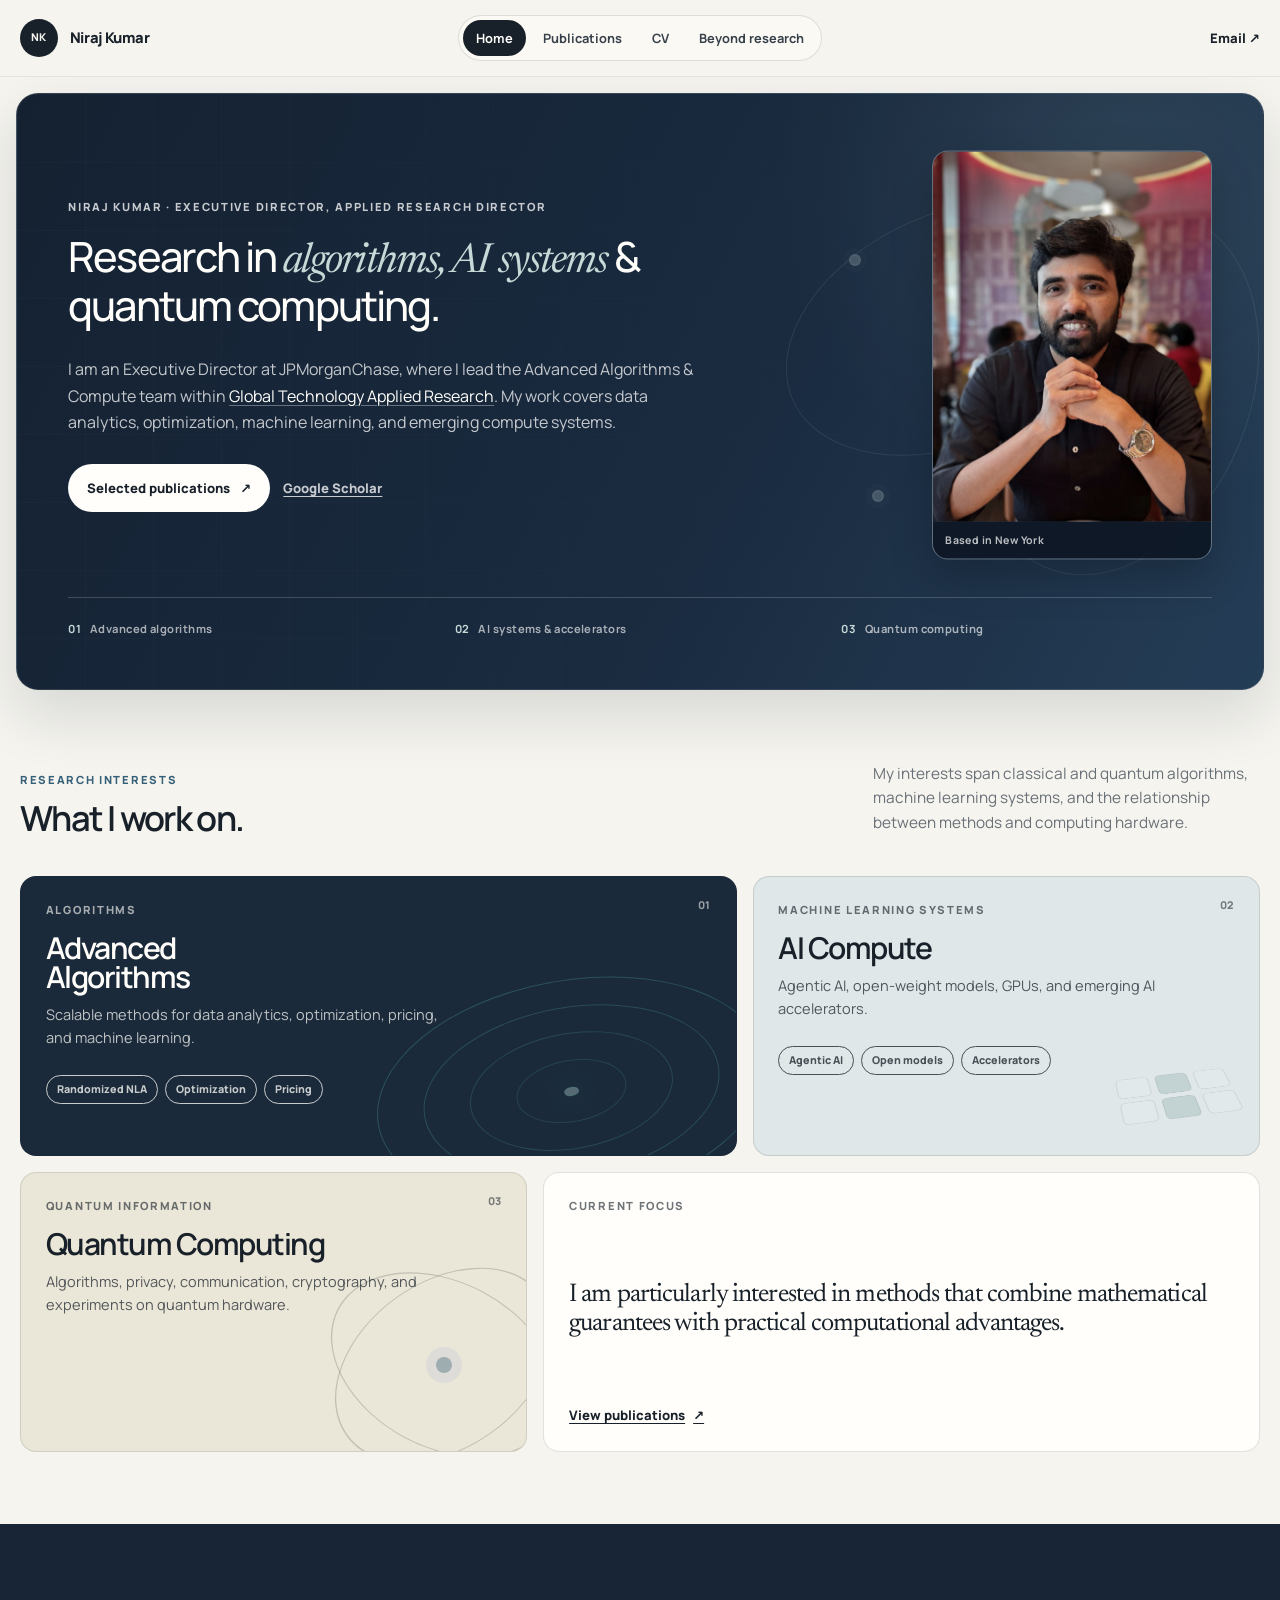
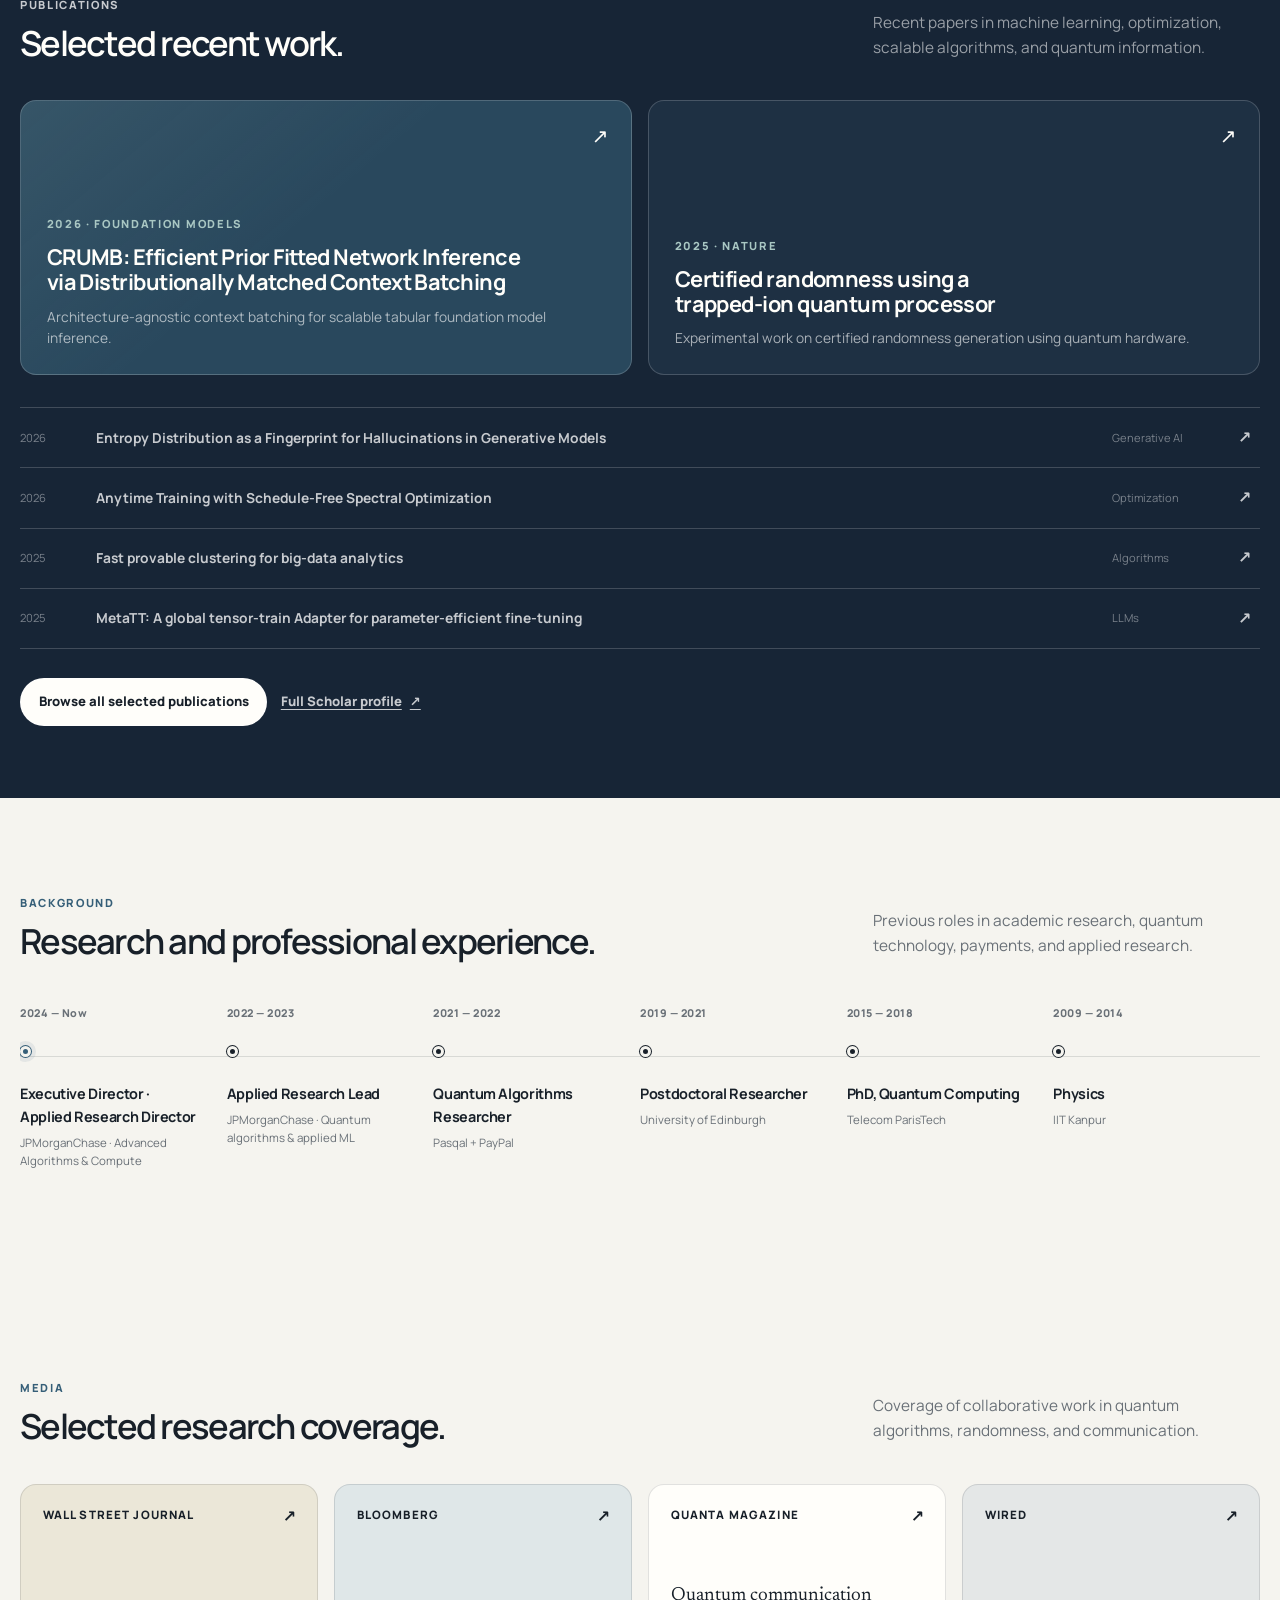
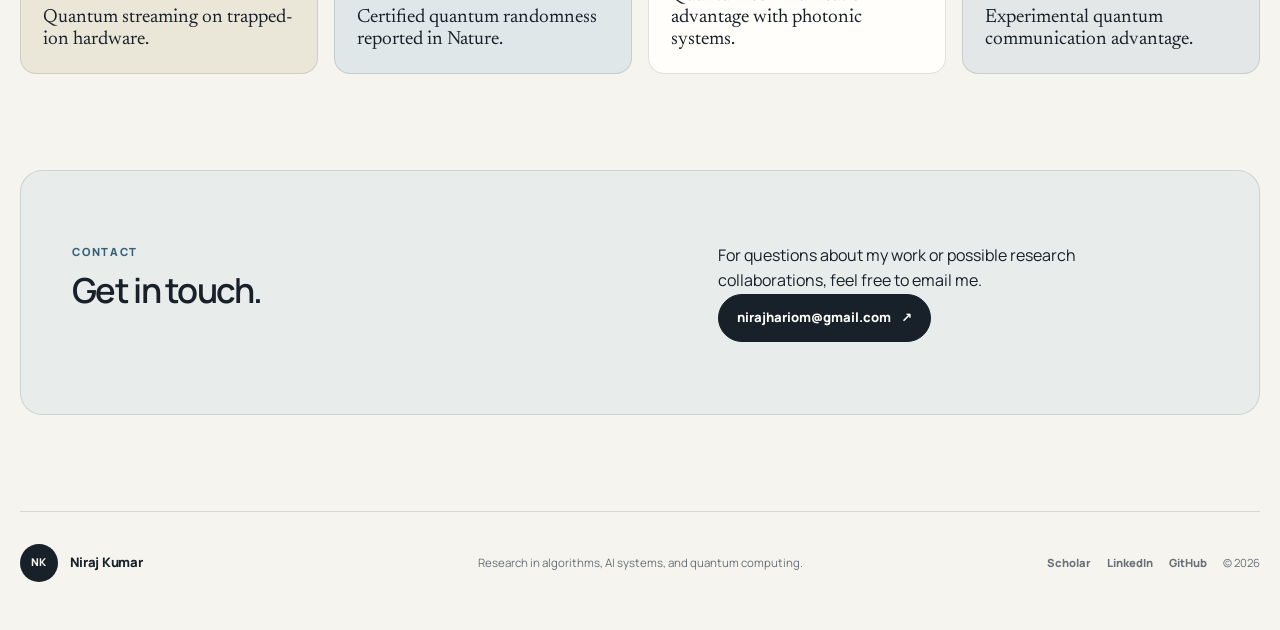
<file: index.html>
<!doctype html>
<html lang="en">
<head>
  <meta charset="utf-8">
  <meta name="viewport" content="width=device-width, initial-scale=1">

  <title>Niraj Kumar | Executive Director, Algorithms &amp; AI Research</title>
  <link rel="canonical" href="https://nirajkumar92.github.io/">
  <meta name="description" content="Niraj Kumar is an Executive Director at JPMorganChase leading research in advanced algorithms, machine learning, AI compute, and quantum computing.">
  <meta name="google-site-verification" content="pSe8TvhE9SYt-jB5X8OEEbvSDtp_xi95sggLkRnEEz4">

  <script type="application/ld+json">
  {
    "@context": "https://schema.org",
    "@type": "ProfilePage",
    "url": "https://nirajkumar92.github.io/",
    "name": "Niraj Kumar",
    "description": "Applied research in advanced algorithms, AI compute, optimization, and quantum computing.",
    "mainEntity": {
      "@type": "Person",
      "@id": "https://nirajkumar92.github.io/#niraj-kumar",
      "name": "Niraj Kumar",
      "url": "https://nirajkumar92.github.io/",
      "image": "https://nirajkumar92.github.io/assets/niraj-kumar-portrait-2026.jpg",
      "jobTitle": "Executive Director, Applied Research Director",
      "worksFor": {
        "@type": "Organization",
        "name": "JPMorganChase Global Technology Applied Research"
      },
      "hasCredential": {
        "@type": "EducationalOccupationalCredential",
        "credentialCategory": "PhD"
      },
      "sameAs": [
        "https://www.linkedin.com/in/nirajkumar92/",
        "https://scholar.google.com/citations?user=RTUHCCQAAAAJ&hl=en",
        "https://orcid.org/0000-0003-3037-1083",
        "https://github.com/nirajkumar92",
        "https://x.com/niraj_kum"
      ],
      "knowsAbout": [
        "advanced algorithms",
        "randomized numerical linear algebra",
        "machine learning",
        "large language models",
        "optimization",
        "AI accelerators",
        "quantum algorithms",
        "quantum communication"
      ]
    }
  }
  </script>

  <meta property="og:type" content="profile">
  <meta property="og:url" content="https://nirajkumar92.github.io/">
  <meta property="og:title" content="Niraj Kumar | Executive Director, Algorithms &amp; AI Research">
  <meta property="og:description" content="Research in advanced algorithms, machine learning, AI compute, and quantum computing.">
  <meta property="og:image" content="https://nirajkumar92.github.io/assets/og.png">
  <meta name="twitter:card" content="summary_large_image">
  <meta name="twitter:title" content="Niraj Kumar | Executive Director, Algorithms &amp; AI Research">
  <meta name="twitter:description" content="Research in advanced algorithms, machine learning, AI compute, and quantum computing.">
  <meta name="twitter:image" content="https://nirajkumar92.github.io/assets/og.png">

  <link rel="preconnect" href="https://fonts.googleapis.com">
  <link rel="preconnect" href="https://fonts.gstatic.com" crossorigin>
  <link href="https://fonts.googleapis.com/css2?family=Manrope:wght@400;500;600;700;800&amp;family=Newsreader:opsz,wght@6..72,400;6..72,500&amp;display=swap" rel="stylesheet">
  <link rel="stylesheet" href="/assets/style.css?v=20260829-7">
  <script src="/assets/site.js?v=20260829-1" defer></script>
</head>

<body class="home">
  <nav class="skip-links" aria-label="Skip links">
    <ul>
      <li><a href="#site-nav" class="screen-reader-shortcut">Skip to navigation</a></li>
      <li><a href="#main" class="screen-reader-shortcut">Skip to content</a></li>
      <li><a href="#footer" class="screen-reader-shortcut">Skip to footer</a></li>
    </ul>
  </nav>

  <header class="site-header">
    <nav id="site-nav" class="site-nav" aria-label="Primary">
      <a class="brand" href="/index.html" aria-label="Niraj Kumar home">
        <span class="brand-mark" aria-hidden="true">NK</span>
        <span>Niraj Kumar</span>
      </a>
      <ul class="nav-links">
        <li><a href="/index.html" aria-current="page">Home</a></li>
        <li><a href="/publications.html">Publications</a></li>
        <li><a href="/cv.html">CV</a></li>
        <li><a href="/misc.html">Beyond research</a></li>
      </ul>
      <a class="nav-contact" href="mailto:nirajhariom@gmail.com">Email <span aria-hidden="true">↗</span></a>
    </nav>
  </header>

  <main id="main">
    <section class="hero section-wide" aria-labelledby="intro-title">
      <div class="hero-panel">
        <div class="hero-grid" aria-hidden="true"></div>
        <div class="hero-glow hero-glow-one" aria-hidden="true"></div>
        <div class="hero-glow hero-glow-two" aria-hidden="true"></div>

        <div class="hero-copy">
          <p class="eyebrow on-dark">Niraj Kumar <span>·</span> Executive Director, Applied Research Director</p>
          <h1 id="intro-title">Research in <em>algorithms, AI systems</em> &amp; quantum computing.</h1>
          <p class="hero-lede">
            I am an Executive Director at JPMorganChase, where I lead the Advanced Algorithms &amp; Compute team within
            <a href="https://www.jpmorganchase.com/about/technology/research/applied-research" target="_blank" rel="noopener">Global Technology Applied Research</a>.
            My work covers data analytics, optimization, machine learning, and emerging compute systems.
          </p>
          <div class="hero-actions">
            <a class="button light" href="/publications.html">Selected publications <span aria-hidden="true">↗</span></a>
            <a class="text-link on-dark" href="https://scholar.google.com/citations?user=RTUHCCQAAAAJ&amp;hl=en" target="_blank" rel="noopener">Google Scholar</a>
          </div>
        </div>

        <aside class="hero-portrait" aria-label="Profile summary">
          <div class="portrait-frame">
            <img src="assets/niraj-kumar-portrait-2026.jpg" alt="Portrait of Niraj Kumar" width="2304" height="3072" decoding="async" fetchpriority="high">
            <div class="portrait-caption">
              <span>Based in New York</span>
            </div>
          </div>
          <div class="signal-field" aria-hidden="true">
            <span class="signal-orbit orbit-one"></span>
            <span class="signal-orbit orbit-two"></span>
            <span class="signal-node node-one"></span>
            <span class="signal-node node-two"></span>
            <span class="signal-node node-three"></span>
            <span class="signal-label label-one">Algorithms</span>
            <span class="signal-label label-two">AI Compute</span>
            <span class="signal-label label-three">Quantum</span>
          </div>
        </aside>

        <div class="hero-footer" aria-label="Research themes">
          <span><b>01</b> Advanced algorithms</span>
          <span><b>02</b> AI systems &amp; accelerators</span>
          <span><b>03</b> Quantum computing</span>
        </div>
      </div>
    </section>

    <section class="section research-section" aria-labelledby="focus-title">
      <div class="section-heading">
        <div>
          <p class="eyebrow">Research interests</p>
          <h2 id="focus-title">What I work on.</h2>
        </div>
        <p>
          My interests span classical and quantum algorithms, machine learning systems, and the relationship between methods and computing hardware.
        </p>
      </div>

      <div class="research-grid">
        <article class="focus-panel panel-algorithms">
          <div class="panel-index">01</div>
          <div class="panel-copy">
            <p class="panel-label">Algorithms</p>
            <h3>Advanced<br>Algorithms</h3>
            <p>Scalable methods for data analytics, optimization, pricing, and machine learning.</p>
            <ul class="tag-list">
              <li>Randomized NLA</li>
              <li>Optimization</li>
              <li>Pricing</li>
            </ul>
          </div>
          <div class="algorithm-art" aria-hidden="true">
            <i></i><i></i><i></i><i></i><i></i>
          </div>
        </article>

        <article class="focus-panel panel-compute">
          <div class="panel-index">02</div>
          <div class="panel-copy">
            <p class="panel-label">Machine learning systems</p>
            <h3>AI Compute</h3>
            <p>Agentic AI, open-weight models, GPUs, and emerging AI accelerators.</p>
            <ul class="tag-list">
              <li>Agentic AI</li>
              <li>Open models</li>
              <li>Accelerators</li>
            </ul>
          </div>
          <div class="compute-art" aria-hidden="true">
            <span></span><span></span><span></span><span></span><span></span><span></span>
          </div>
        </article>

        <article class="focus-panel panel-quantum">
          <div class="panel-index">03</div>
          <div class="panel-copy">
            <p class="panel-label">Quantum information</p>
            <h3>Quantum Computing</h3>
            <p>Algorithms, privacy, communication, cryptography, and experiments on quantum hardware.</p>
          </div>
          <div class="quantum-art" aria-hidden="true">
            <span class="q-orbit q-one"></span>
            <span class="q-orbit q-two"></span>
            <span class="q-core"></span>
          </div>
        </article>

        <article class="focus-panel panel-principle">
          <p class="panel-label">Current focus</p>
          <blockquote>I am particularly interested in methods that combine mathematical guarantees with practical computational advantages.</blockquote>
          <a class="text-link" href="/publications.html">View publications <span aria-hidden="true">↗</span></a>
        </article>
      </div>
    </section>

    <section class="papers-band" aria-labelledby="papers-title">
      <div class="section papers-inner">
        <div class="section-heading on-dark-heading">
          <div>
            <p class="eyebrow on-dark">Publications</p>
            <h2 id="papers-title">Selected recent work.</h2>
          </div>
          <p>Recent papers in machine learning, optimization, scalable algorithms, and quantum information.</p>
        </div>

        <div class="featured-papers">
          <a class="featured-paper featured-paper-primary" href="https://arxiv.org/abs/2606.11473" target="_blank" rel="noopener">
            <span class="paper-meta">2026 · Foundation models</span>
            <h3>CRUMB: Efficient Prior Fitted Network Inference via Distributionally Matched Context Batching</h3>
            <p>Architecture-agnostic context batching for scalable tabular foundation model inference.</p>
            <span class="paper-arrow" aria-hidden="true">↗</span>
          </a>
          <a class="featured-paper" href="https://www.nature.com/articles/s41586-025-08737-1" target="_blank" rel="noopener">
            <span class="paper-meta">2025 · Nature</span>
            <h3>Certified randomness using a trapped-ion quantum processor</h3>
            <p>Experimental work on certified randomness generation using quantum hardware.</p>
            <span class="paper-arrow" aria-hidden="true">↗</span>
          </a>
        </div>

        <div class="paper-rows">
          <a href="https://arxiv.org/abs/2605.28264" target="_blank" rel="noopener">
            <span>2026</span><strong>Entropy Distribution as a Fingerprint for Hallucinations in Generative Models</strong><i>Generative AI</i><b aria-hidden="true">↗</b>
          </a>
          <a href="https://arxiv.org/abs/2605.23061" target="_blank" rel="noopener">
            <span>2026</span><strong>Anytime Training with Schedule-Free Spectral Optimization</strong><i>Optimization</i><b aria-hidden="true">↗</b>
          </a>
          <a href="https://arxiv.org/abs/2504.20982" target="_blank" rel="noopener">
            <span>2025</span><strong>Fast provable clustering for big-data analytics</strong><i>Algorithms</i><b aria-hidden="true">↗</b>
          </a>
          <a href="https://arxiv.org/abs/2506.09105" target="_blank" rel="noopener">
            <span>2025</span><strong>MetaTT: A global tensor-train Adapter for parameter-efficient fine-tuning</strong><i>LLMs</i><b aria-hidden="true">↗</b>
          </a>
        </div>

        <div class="button-row">
          <a class="button light" href="/publications.html">Browse all selected publications</a>
          <a class="text-link on-dark" href="https://scholar.google.com/citations?user=RTUHCCQAAAAJ&amp;hl=en" target="_blank" rel="noopener">Full Scholar profile <span aria-hidden="true">↗</span></a>
        </div>
      </div>
    </section>

    <section class="section journey-section" aria-labelledby="journey-title">
      <div class="section-heading">
        <div>
          <p class="eyebrow">Background</p>
          <h2 id="journey-title">Research and professional experience.</h2>
        </div>
        <p>Previous roles in academic research, quantum technology, payments, and applied research.</p>
      </div>

      <ol class="journey-track">
        <li class="journey-current">
          <time>2024 — Now</time>
          <span class="journey-dot" aria-hidden="true"></span>
          <div><h3>Executive Director · Applied Research Director</h3><p>JPMorganChase · Advanced Algorithms &amp; Compute</p></div>
        </li>
        <li>
          <time>2022 — 2023</time>
          <span class="journey-dot" aria-hidden="true"></span>
          <div><h3>Applied Research Lead</h3><p>JPMorganChase · Quantum algorithms &amp; applied ML</p></div>
        </li>
        <li>
          <time>2021 — 2022</time>
          <span class="journey-dot" aria-hidden="true"></span>
          <div><h3>Quantum Algorithms Researcher</h3><p>Pasqal + PayPal</p></div>
        </li>
        <li>
          <time>2019 — 2021</time>
          <span class="journey-dot" aria-hidden="true"></span>
          <div><h3>Postdoctoral Researcher</h3><p>University of Edinburgh</p></div>
        </li>
        <li>
          <time>2015 — 2018</time>
          <span class="journey-dot" aria-hidden="true"></span>
          <div><h3>PhD, Quantum Computing</h3><p>Telecom ParisTech</p></div>
        </li>
        <li>
          <time>2009 — 2014</time>
          <span class="journey-dot" aria-hidden="true"></span>
          <div><h3>Physics</h3><p>IIT Kanpur</p></div>
        </li>
      </ol>
    </section>

    <section class="section press-section" aria-labelledby="press-title">
      <div class="section-heading">
        <div>
          <p class="eyebrow">Media</p>
          <h2 id="press-title">Selected research coverage.</h2>
        </div>
        <p>Coverage of collaborative work in quantum algorithms, randomness, and communication.</p>
      </div>

      <div class="press-grid">
        <a class="press-tile tile-yellow" href="https://www.wsj.com/articles/the-next-big-quantum-computer-has-arrived-c1053c2a" target="_blank" rel="noopener">
          <span>Wall Street Journal</span><p>Quantum streaming on trapped-ion hardware.</p><b aria-hidden="true">↗</b>
        </a>
        <a class="press-tile tile-blue" href="https://www.bloomberg.com/news/articles/2025-03-26/jpmorgan-says-quantum-experiment-generated-truly-random-numbers" target="_blank" rel="noopener">
          <span>Bloomberg</span><p>Certified quantum randomness reported in Nature.</p><b aria-hidden="true">↗</b>
        </a>
        <a class="press-tile tile-ivory" href="https://www.quantamagazine.org/milestone-experiment-proves-quantum-communication-really-is-faster-20181219/" target="_blank" rel="noopener">
          <span>Quanta Magazine</span><p>Quantum communication advantage with photonic systems.</p><b aria-hidden="true">↗</b>
        </a>
        <a class="press-tile tile-dark" href="https://www.wired.com/story/its-not-a-myth-quantum-messages-really-can-travel-faster/" target="_blank" rel="noopener">
          <span>Wired</span><p>Experimental quantum communication advantage.</p><b aria-hidden="true">↗</b>
        </a>
      </div>
    </section>

    <section class="section contact-panel" aria-labelledby="contact-title">
      <div>
        <p class="eyebrow">Contact</p>
        <h2 id="contact-title">Get in touch.</h2>
      </div>
      <div class="contact-copy">
        <p>For questions about my work or possible research collaborations, feel free to email me.</p>
        <a class="button primary" href="mailto:nirajhariom@gmail.com">nirajhariom@gmail.com <span aria-hidden="true">↗</span></a>
      </div>
    </section>
  </main>

  <footer id="footer" class="page-footer">
    <a class="brand footer-brand" href="/index.html"><span class="brand-mark" aria-hidden="true">NK</span><span>Niraj Kumar</span></a>
    <p>Research in algorithms, AI systems, and quantum computing.</p>
    <div class="footer-links">
      <a href="https://scholar.google.com/citations?user=RTUHCCQAAAAJ&amp;hl=en" target="_blank" rel="noopener">Scholar</a>
      <a href="https://www.linkedin.com/in/nirajkumar92/" target="_blank" rel="noopener">LinkedIn</a>
      <a href="https://github.com/nirajkumar92" target="_blank" rel="noopener">GitHub</a>
      <span>© 2026</span>
    </div>
  </footer>
</body>
</html>
</file>
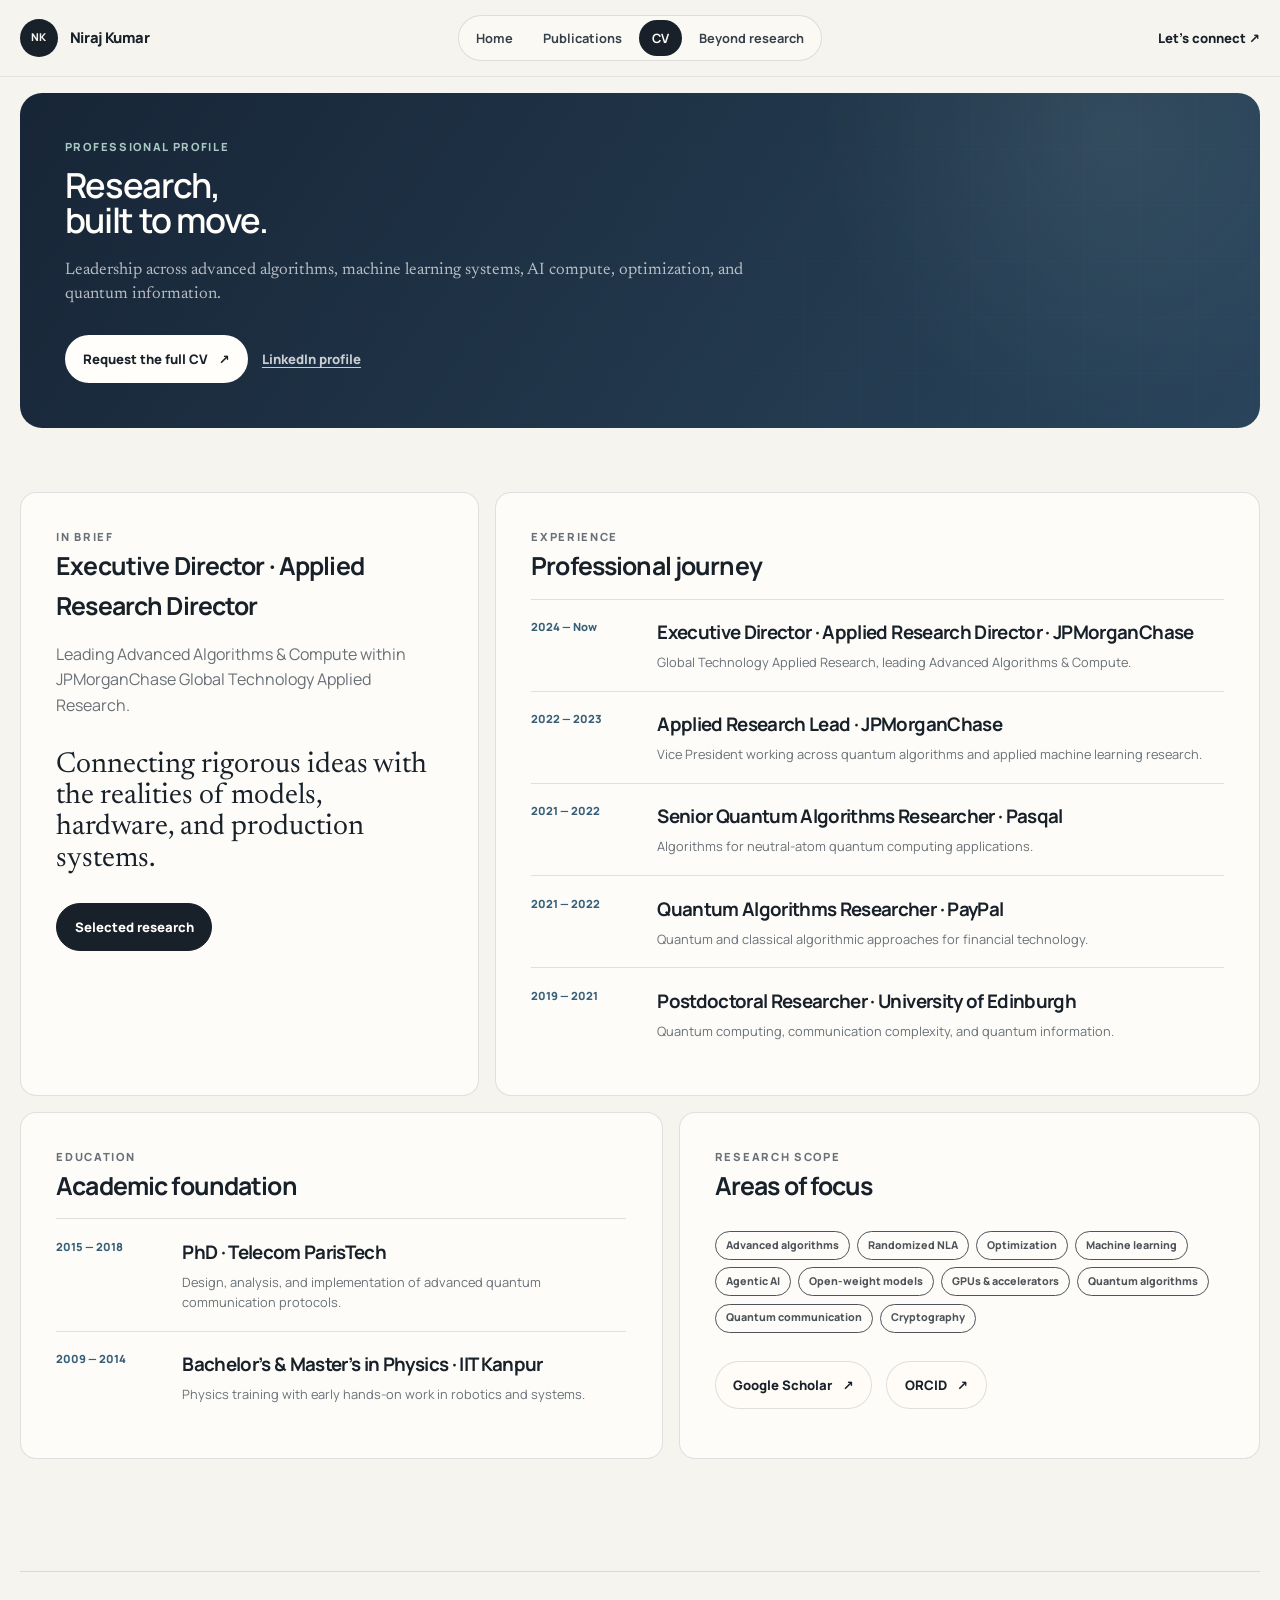
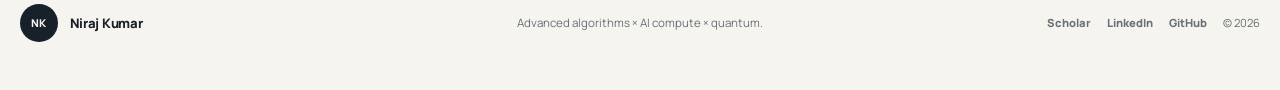
<file: cv.html>
<!doctype html>
<html lang="en">
<head>
  <meta charset="utf-8">
  <meta name="viewport" content="width=device-width, initial-scale=1">

  <title>CV | Niraj Kumar, Executive Director &amp; Researcher</title>
  <link rel="canonical" href="https://nirajkumar92.github.io/cv.html">
  <meta name="description" content="Professional profile for Niraj Kumar, Executive Director and Applied Research Director leading Advanced Algorithms and Compute.">

  <script type="application/ld+json">
  {
    "@context": "https://schema.org",
    "@type": "BreadcrumbList",
    "itemListElement": [
      { "@type": "ListItem", "position": 1, "name": "Home", "item": "https://nirajkumar92.github.io/" },
      { "@type": "ListItem", "position": 2, "name": "CV", "item": "https://nirajkumar92.github.io/cv.html" }
    ]
  }
  </script>

  <meta property="og:type" content="website">
  <meta property="og:url" content="https://nirajkumar92.github.io/cv.html">
  <meta property="og:title" content="CV | Niraj Kumar">
  <meta property="og:description" content="Applied research leadership across advanced algorithms, AI compute, optimization, and quantum computing.">
  <meta property="og:image" content="https://nirajkumar92.github.io/assets/og.png">
  <meta name="twitter:card" content="summary_large_image">
  <meta name="twitter:title" content="CV | Niraj Kumar">
  <meta name="twitter:description" content="Applied research leadership across advanced algorithms, AI compute, optimization, and quantum computing.">
  <meta name="twitter:image" content="https://nirajkumar92.github.io/assets/og.png">

  <link rel="preconnect" href="https://fonts.googleapis.com">
  <link rel="preconnect" href="https://fonts.gstatic.com" crossorigin>
  <link href="https://fonts.googleapis.com/css2?family=Manrope:wght@400;500;600;700;800&amp;family=Newsreader:opsz,wght@6..72,400;6..72,500&amp;display=swap" rel="stylesheet">
  <link rel="stylesheet" href="/assets/style.css?v=20260829-7">
  <script src="/assets/site.js?v=20260829-1" defer></script>
</head>

<body class="interior cv-page">
  <nav class="skip-links" aria-label="Skip links">
    <ul>
      <li><a href="#site-nav" class="screen-reader-shortcut">Skip to navigation</a></li>
      <li><a href="#main" class="screen-reader-shortcut">Skip to content</a></li>
      <li><a href="#footer" class="screen-reader-shortcut">Skip to footer</a></li>
    </ul>
  </nav>

  <header class="site-header">
    <nav id="site-nav" class="site-nav" aria-label="Primary">
      <a class="brand" href="/index.html" aria-label="Niraj Kumar home">
        <span class="brand-mark" aria-hidden="true">NK</span>
        <span>Niraj Kumar</span>
      </a>
      <ul class="nav-links">
        <li><a href="/index.html">Home</a></li>
        <li><a href="/publications.html">Publications</a></li>
        <li><a href="/cv.html" aria-current="page">CV</a></li>
        <li><a href="/misc.html">Beyond research</a></li>
      </ul>
      <a class="nav-contact" href="mailto:nirajhariom@gmail.com">Let’s connect <span aria-hidden="true">↗</span></a>
    </nav>
  </header>

  <main id="main">
    <section class="page-hero section">
      <p class="eyebrow">Professional profile</p>
      <h1>Research,<br>built to move.</h1>
      <p class="lede">
        Leadership across advanced algorithms, machine learning systems, AI compute, optimization, and quantum information.
      </p>
      <div class="button-row">
        <a class="button light" href="mailto:nirajhariom@gmail.com">Request the full CV <span aria-hidden="true">↗</span></a>
        <a class="text-link on-dark" href="https://www.linkedin.com/in/nirajkumar92/" target="_blank" rel="noopener">LinkedIn profile</a>
      </div>
    </section>

    <div class="page-shell">
      <div class="profile-grid">
        <aside class="info-card profile-summary">
          <p class="eyebrow">In brief</p>
          <h2>Executive Director · Applied Research Director</h2>
          <p>Leading Advanced Algorithms &amp; Compute within JPMorganChase Global Technology Applied Research.</p>
          <blockquote>Connecting rigorous ideas with the realities of models, hardware, and production systems.</blockquote>
          <div class="button-row">
            <a class="button primary" href="/publications.html">Selected research</a>
          </div>
        </aside>

        <section class="info-card" aria-labelledby="experience-title">
          <p class="eyebrow">Experience</p>
          <h2 id="experience-title">Professional journey</h2>
          <ol class="cv-list">
            <li>
              <time>2024 — Now</time>
              <div><h3>Executive Director · Applied Research Director · JPMorganChase</h3><p>Global Technology Applied Research, leading Advanced Algorithms &amp; Compute.</p></div>
            </li>
            <li>
              <time>2022 — 2023</time>
              <div><h3>Applied Research Lead · JPMorganChase</h3><p>Vice President working across quantum algorithms and applied machine learning research.</p></div>
            </li>
            <li>
              <time>2021 — 2022</time>
              <div><h3>Senior Quantum Algorithms Researcher · Pasqal</h3><p>Algorithms for neutral-atom quantum computing applications.</p></div>
            </li>
            <li>
              <time>2021 — 2022</time>
              <div><h3>Quantum Algorithms Researcher · PayPal</h3><p>Quantum and classical algorithmic approaches for financial technology.</p></div>
            </li>
            <li>
              <time>2019 — 2021</time>
              <div><h3>Postdoctoral Researcher · University of Edinburgh</h3><p>Quantum computing, communication complexity, and quantum information.</p></div>
            </li>
          </ol>
        </section>
      </div>

      <div class="profile-grid profile-grid-secondary">
        <section class="info-card">
          <p class="eyebrow">Education</p>
          <h2>Academic foundation</h2>
          <ol class="cv-list">
            <li>
              <time>2015 — 2018</time>
              <div><h3>PhD · Telecom ParisTech</h3><p>Design, analysis, and implementation of advanced quantum communication protocols.</p></div>
            </li>
            <li>
              <time>2009 — 2014</time>
              <div><h3>Bachelor’s &amp; Master’s in Physics · IIT Kanpur</h3><p>Physics training with early hands-on work in robotics and systems.</p></div>
            </li>
          </ol>
        </section>

        <section class="info-card">
          <p class="eyebrow">Research scope</p>
          <h2>Areas of focus</h2>
          <ul class="tag-list">
            <li>Advanced algorithms</li>
            <li>Randomized NLA</li>
            <li>Optimization</li>
            <li>Machine learning</li>
            <li>Agentic AI</li>
            <li>Open-weight models</li>
            <li>GPUs &amp; accelerators</li>
            <li>Quantum algorithms</li>
            <li>Quantum communication</li>
            <li>Cryptography</li>
          </ul>
          <div class="button-row">
            <a class="button" href="https://scholar.google.com/citations?user=RTUHCCQAAAAJ&amp;hl=en" target="_blank" rel="noopener">Google Scholar <span aria-hidden="true">↗</span></a>
            <a class="button" href="https://orcid.org/0000-0003-3037-1083" target="_blank" rel="noopener">ORCID <span aria-hidden="true">↗</span></a>
          </div>
        </section>
      </div>
    </div>
  </main>

  <footer id="footer" class="page-footer">
    <a class="brand footer-brand" href="/index.html"><span class="brand-mark" aria-hidden="true">NK</span><span>Niraj Kumar</span></a>
    <p>Advanced algorithms × AI compute × quantum.</p>
    <div class="footer-links">
      <a href="https://scholar.google.com/citations?user=RTUHCCQAAAAJ&amp;hl=en" target="_blank" rel="noopener">Scholar</a>
      <a href="https://www.linkedin.com/in/nirajkumar92/" target="_blank" rel="noopener">LinkedIn</a>
      <a href="https://github.com/nirajkumar92" target="_blank" rel="noopener">GitHub</a>
      <span>© 2026</span>
    </div>
  </footer>
</body>
</html>
</file>
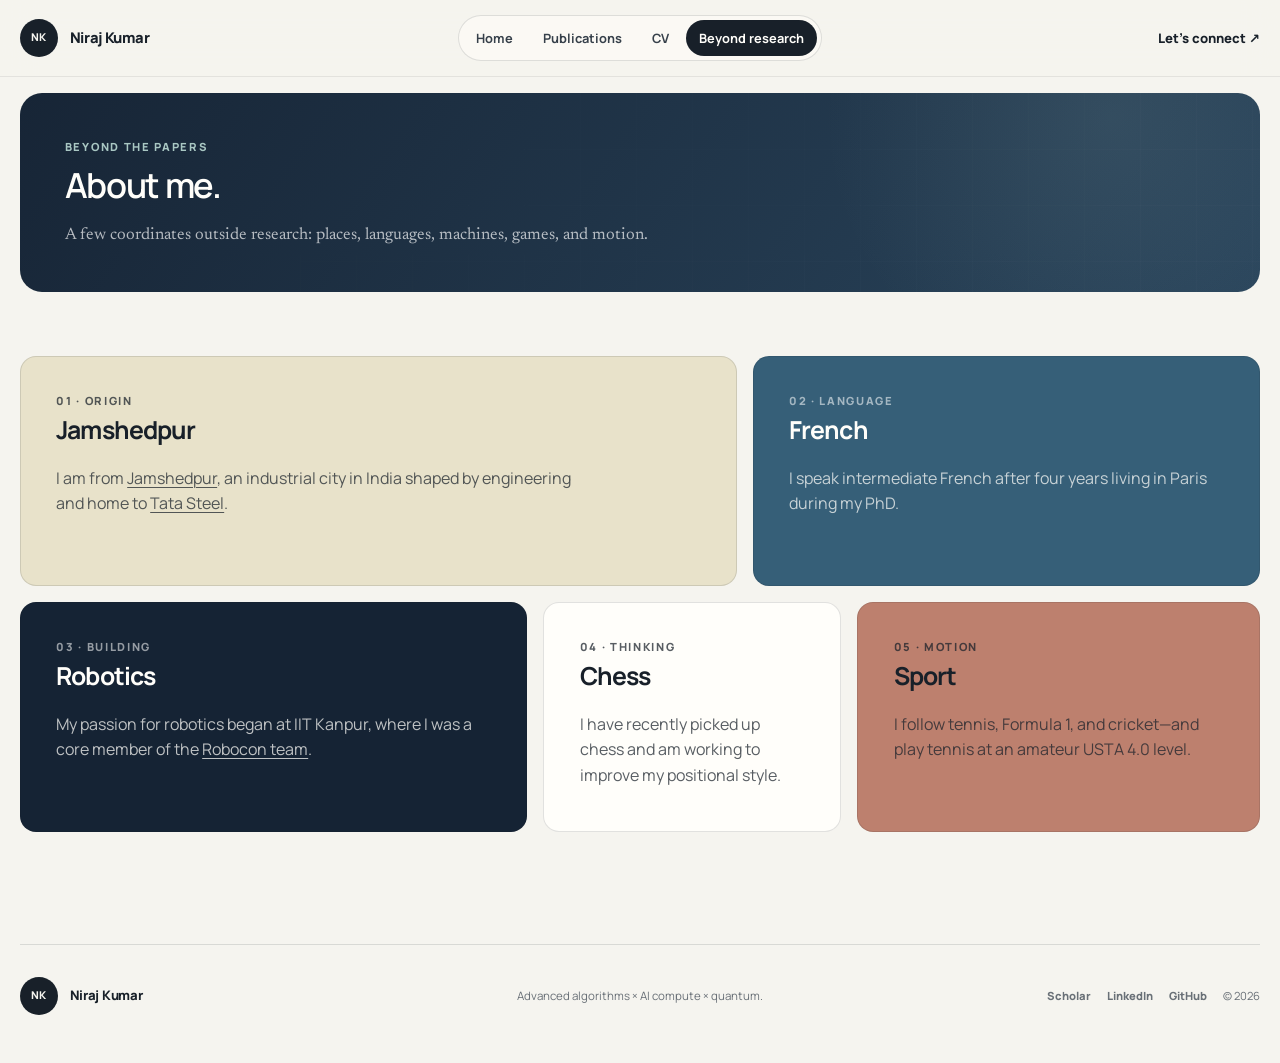
<file: misc.html>
<!doctype html>
<html lang="en">
<head>
  <meta charset="utf-8">
  <meta name="viewport" content="width=device-width, initial-scale=1">

  <title>Beyond Research | Niraj Kumar</title>
  <link rel="canonical" href="https://nirajkumar92.github.io/misc.html">
  <meta name="description" content="Places, languages, robotics, chess, and sports beyond Niraj Kumar's research work.">

  <script type="application/ld+json">
  {
    "@context": "https://schema.org",
    "@type": "BreadcrumbList",
    "itemListElement": [
      { "@type": "ListItem", "position": 1, "name": "Home", "item": "https://nirajkumar92.github.io/" },
      { "@type": "ListItem", "position": 2, "name": "Beyond Research", "item": "https://nirajkumar92.github.io/misc.html" }
    ]
  }
  </script>

  <meta property="og:type" content="website">
  <meta property="og:url" content="https://nirajkumar92.github.io/misc.html">
  <meta property="og:title" content="Beyond Research | Niraj Kumar">
  <meta property="og:description" content="Places, languages, robotics, chess, and sports beyond the papers.">
  <meta property="og:image" content="https://nirajkumar92.github.io/assets/og.png">
  <meta name="twitter:card" content="summary_large_image">
  <meta name="twitter:title" content="Beyond Research | Niraj Kumar">
  <meta name="twitter:description" content="Places, languages, robotics, chess, and sports beyond the papers.">
  <meta name="twitter:image" content="https://nirajkumar92.github.io/assets/og.png">

  <link rel="preconnect" href="https://fonts.googleapis.com">
  <link rel="preconnect" href="https://fonts.gstatic.com" crossorigin>
  <link href="https://fonts.googleapis.com/css2?family=Manrope:wght@400;500;600;700;800&amp;family=Newsreader:opsz,wght@6..72,400;6..72,500&amp;display=swap" rel="stylesheet">
  <link rel="stylesheet" href="/assets/style.css?v=20260829-7">
  <script src="/assets/site.js?v=20260829-1" defer></script>
</head>

<body class="interior misc-page">
  <nav class="skip-links" aria-label="Skip links">
    <ul>
      <li><a href="#site-nav" class="screen-reader-shortcut">Skip to navigation</a></li>
      <li><a href="#main" class="screen-reader-shortcut">Skip to content</a></li>
      <li><a href="#footer" class="screen-reader-shortcut">Skip to footer</a></li>
    </ul>
  </nav>

  <header class="site-header">
    <nav id="site-nav" class="site-nav" aria-label="Primary">
      <a class="brand" href="/index.html" aria-label="Niraj Kumar home">
        <span class="brand-mark" aria-hidden="true">NK</span>
        <span>Niraj Kumar</span>
      </a>
      <ul class="nav-links">
        <li><a href="/index.html">Home</a></li>
        <li><a href="/publications.html">Publications</a></li>
        <li><a href="/cv.html">CV</a></li>
        <li><a href="/misc.html" aria-current="page">Beyond research</a></li>
      </ul>
      <a class="nav-contact" href="mailto:nirajhariom@gmail.com">Let’s connect <span aria-hidden="true">↗</span></a>
    </nav>
  </header>

  <main id="main">
    <section class="page-hero section">
      <p class="eyebrow">Beyond the papers</p>
      <h1>About me.</h1>
      <p class="lede">A few coordinates outside research: places, languages, machines, games, and motion.</p>
    </section>

    <div class="page-shell">
      <div class="misc-grid">
        <article class="info-card misc-card">
          <p class="eyebrow">01 · Origin</p>
          <h2>Jamshedpur</h2>
          <p>
            I am from <a href="https://en.wikipedia.org/wiki/Jamshedpur" target="_blank" rel="noopener">Jamshedpur</a>,
            an industrial city in India shaped by engineering and home to
            <a href="https://en.wikipedia.org/wiki/Tata_Steel" target="_blank" rel="noopener">Tata Steel</a>.
          </p>
        </article>

        <article class="info-card misc-card">
          <p class="eyebrow on-dark">02 · Language</p>
          <h2>French</h2>
          <p>I speak intermediate French after four years living in Paris during my PhD.</p>
        </article>

        <article class="info-card misc-card">
          <p class="eyebrow on-dark">03 · Building</p>
          <h2>Robotics</h2>
          <p>
            My passion for robotics began at IIT Kanpur, where I was a core member of the
            <a href="https://en.wikipedia.org/wiki/Robocon_India" target="_blank" rel="noopener">Robocon team</a>.
          </p>
        </article>

        <article class="info-card misc-card">
          <p class="eyebrow">04 · Thinking</p>
          <h2>Chess</h2>
          <p>I have recently picked up chess and am working to improve my positional style.</p>
        </article>

        <article class="info-card misc-card">
          <p class="eyebrow">05 · Motion</p>
          <h2>Sport</h2>
          <p>I follow tennis, Formula 1, and cricket—and play tennis at an amateur USTA 4.0 level.</p>
        </article>
      </div>
    </div>
  </main>

  <footer id="footer" class="page-footer">
    <a class="brand footer-brand" href="/index.html"><span class="brand-mark" aria-hidden="true">NK</span><span>Niraj Kumar</span></a>
    <p>Advanced algorithms × AI compute × quantum.</p>
    <div class="footer-links">
      <a href="https://scholar.google.com/citations?user=RTUHCCQAAAAJ&amp;hl=en" target="_blank" rel="noopener">Scholar</a>
      <a href="https://www.linkedin.com/in/nirajkumar92/" target="_blank" rel="noopener">LinkedIn</a>
      <a href="https://github.com/nirajkumar92" target="_blank" rel="noopener">GitHub</a>
      <span>© 2026</span>
    </div>
  </footer>
</body>
</html>
</file>
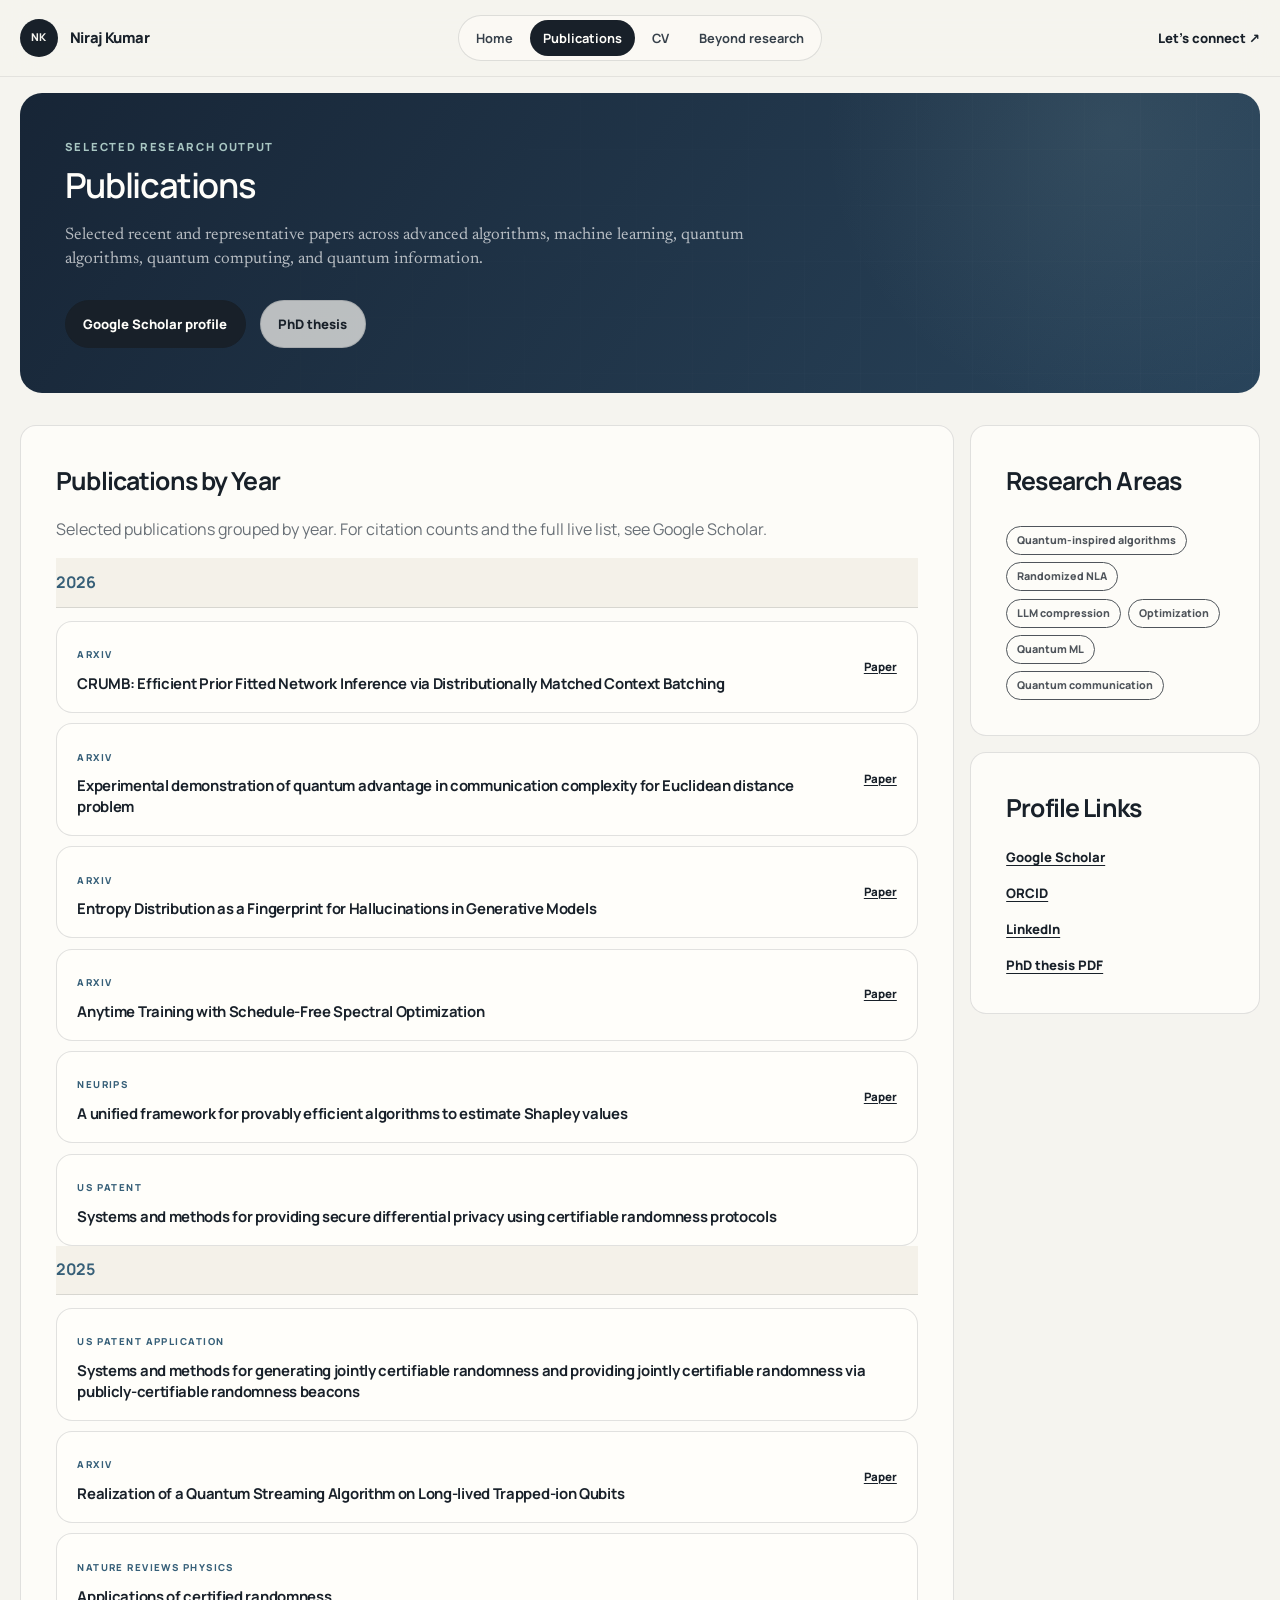
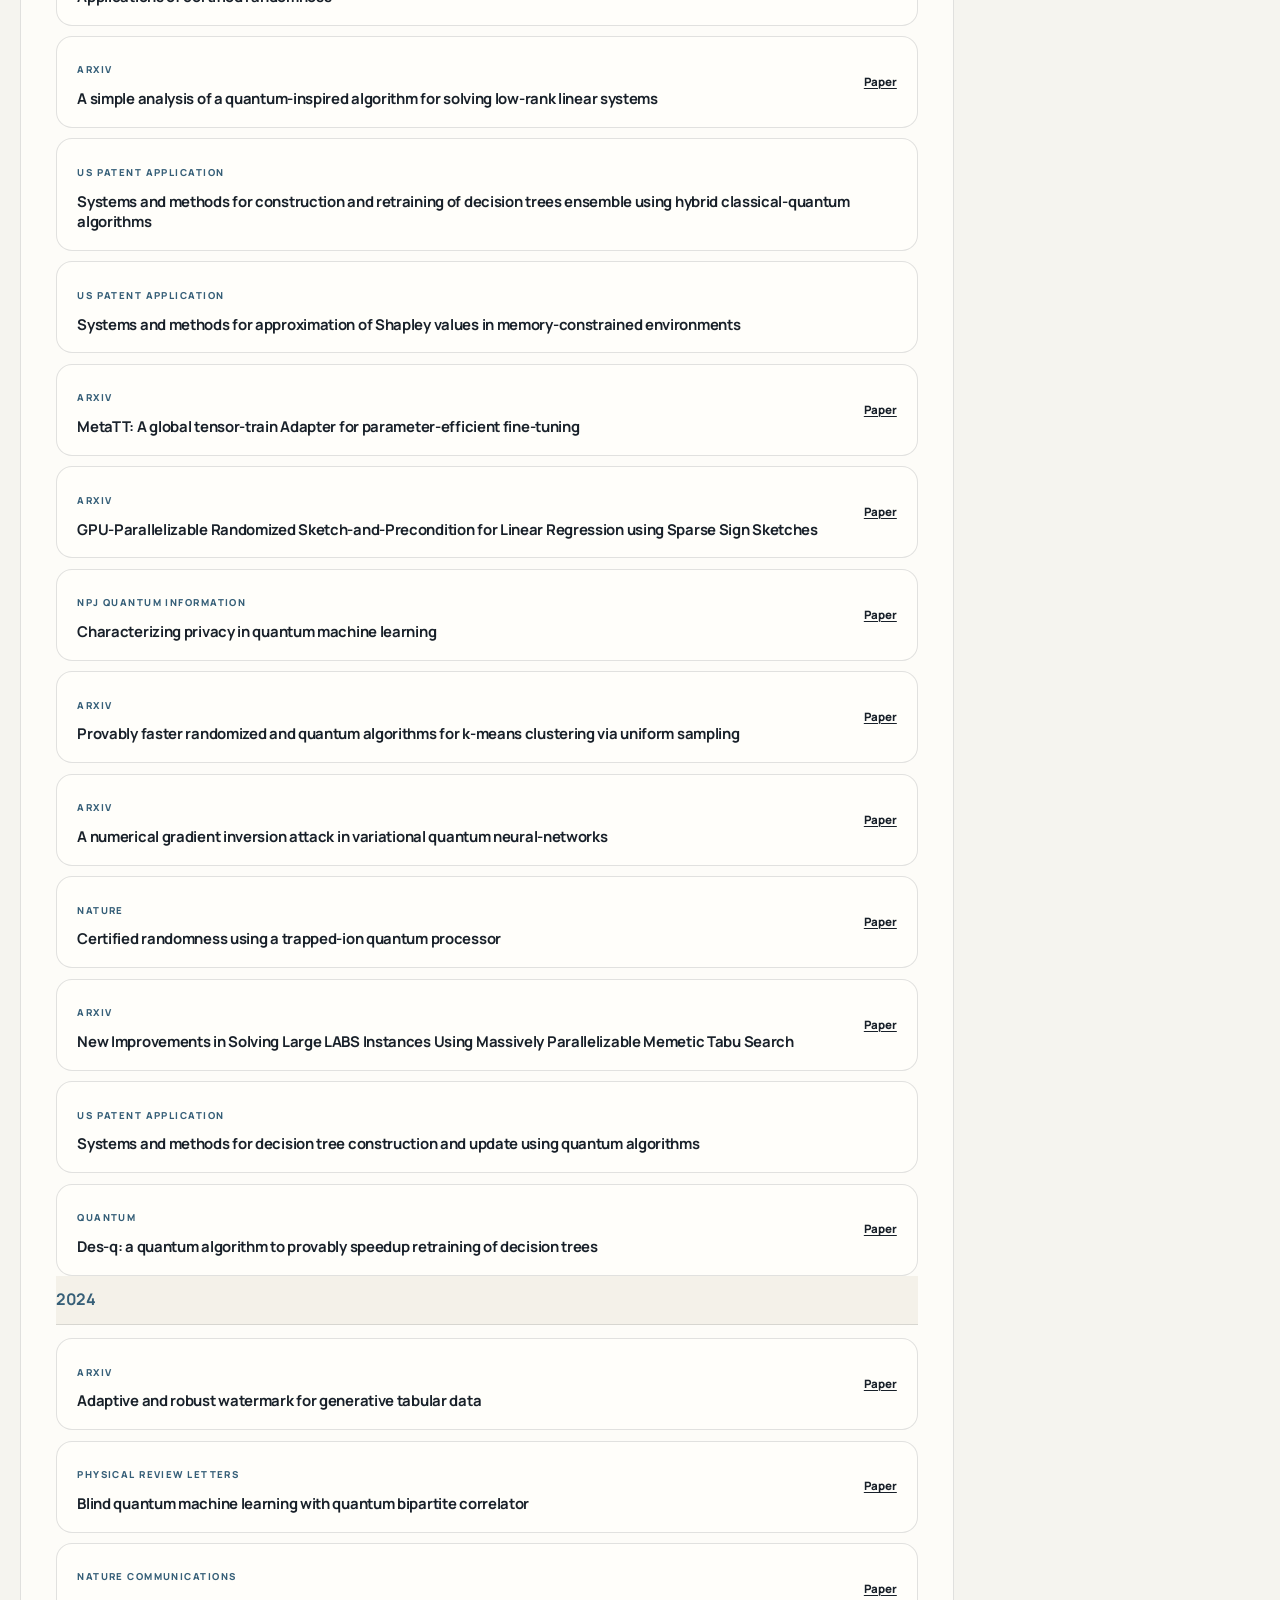
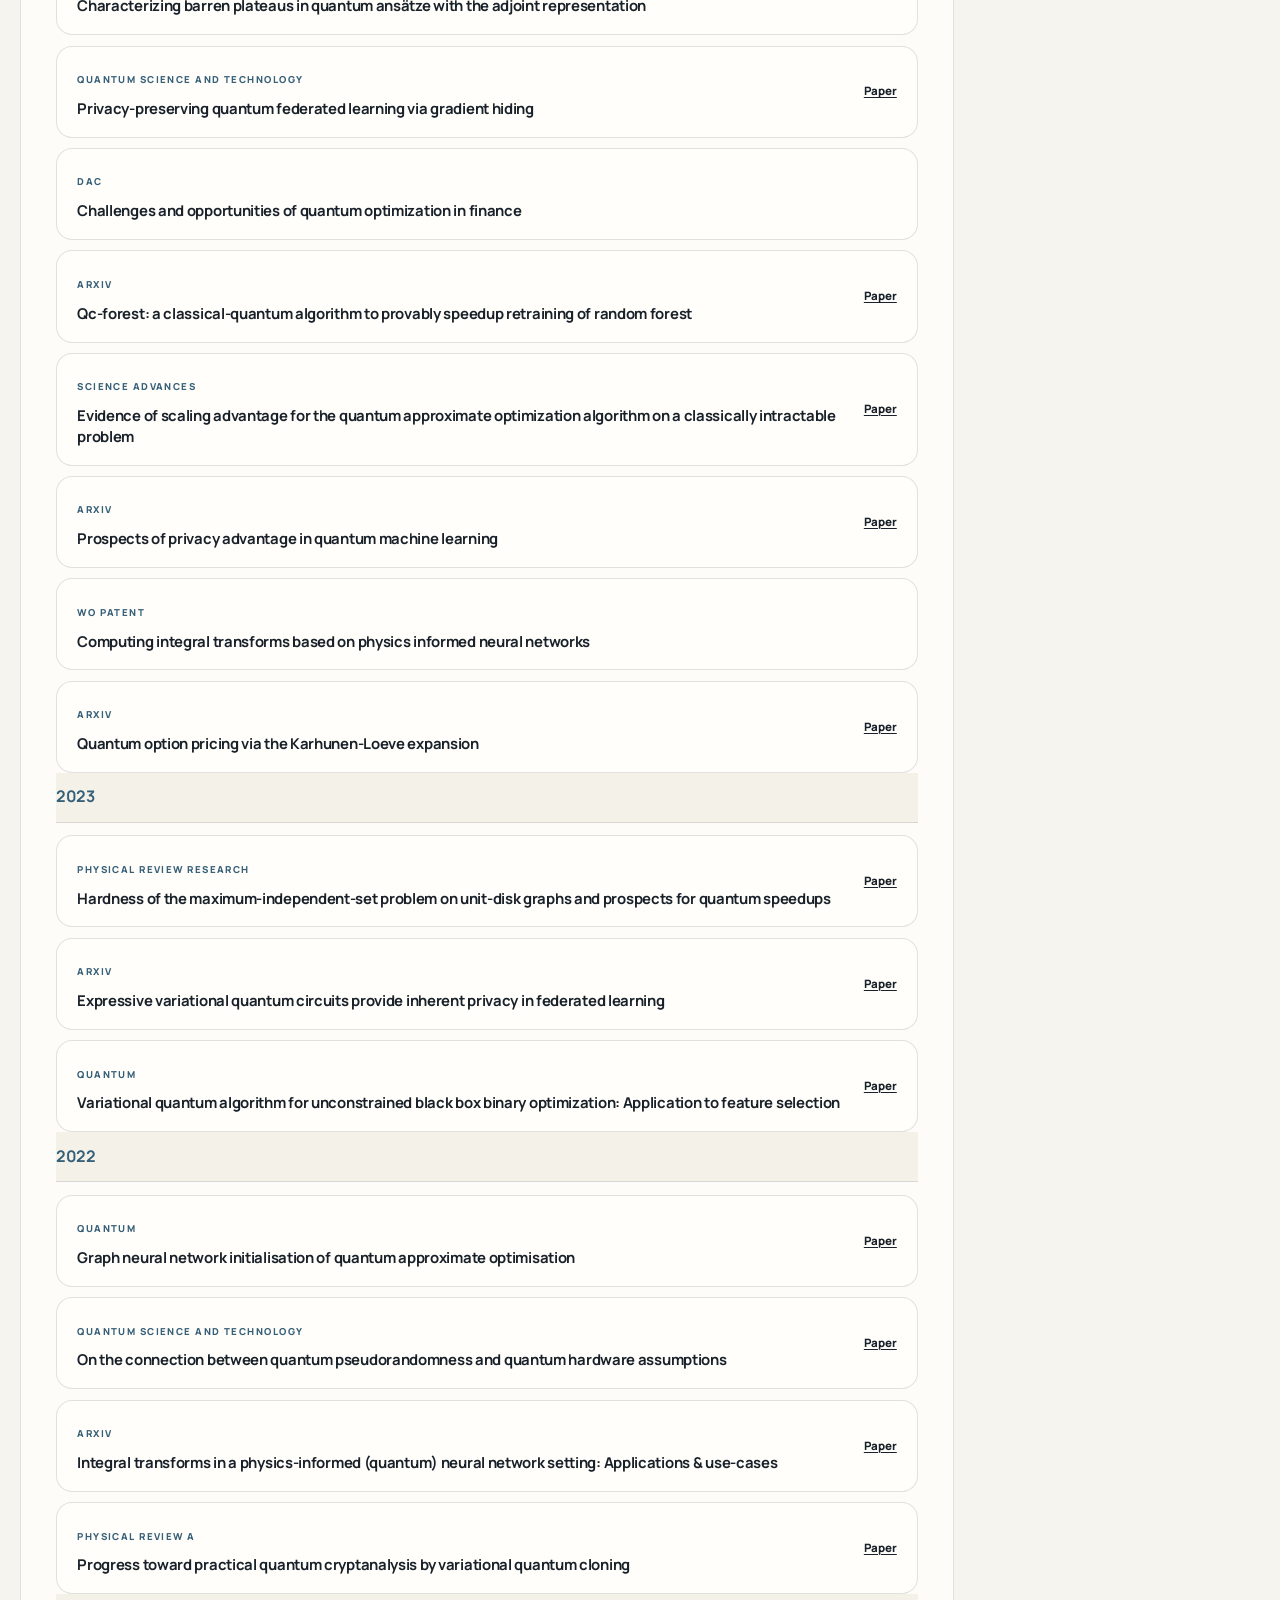
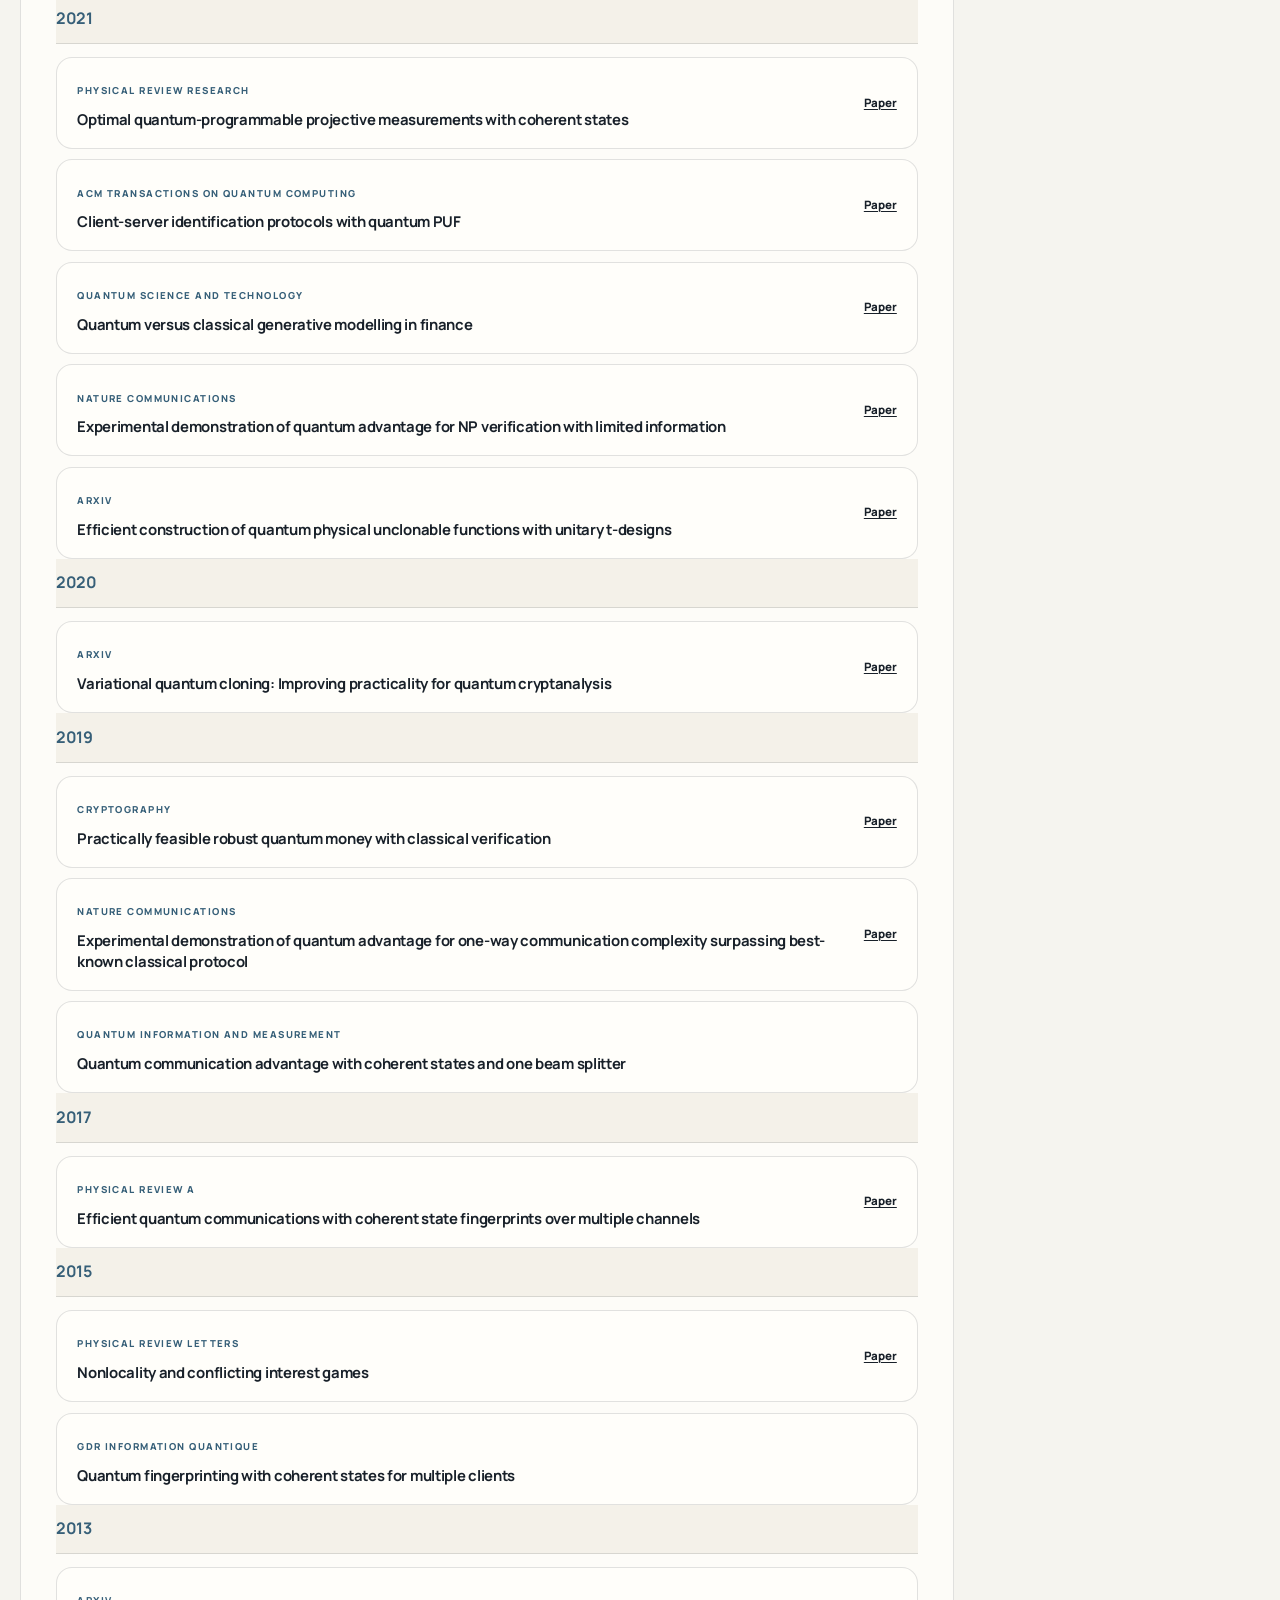
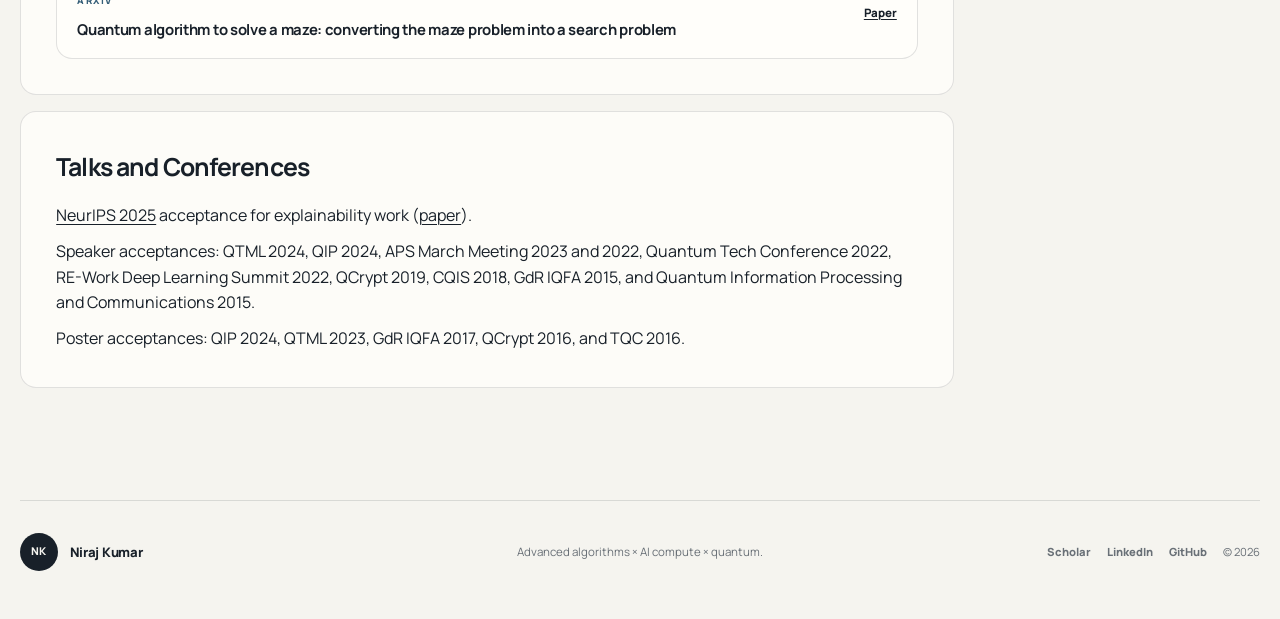
<file: publications.html>
<!doctype html>
<html lang="en">
<head>
  <meta charset="utf-8">
  <meta name="viewport" content="width=device-width, initial-scale=1">

  <title>Publications in Algorithms, AI &amp; Quantum | Niraj Kumar</title>
  <link rel="canonical" href="https://nirajkumar92.github.io/publications.html">
  <meta name="description" content="Selected publications by Niraj Kumar in advanced algorithms, machine learning, optimization, AI compute, and quantum computing.">

  <script type="application/ld+json">
  {
    "@context": "https://schema.org",
    "@type": "BreadcrumbList",
    "itemListElement": [
      { "@type": "ListItem", "position": 1, "name": "Home", "item": "https://nirajkumar92.github.io/" },
      { "@type": "ListItem", "position": 2, "name": "Publications", "item": "https://nirajkumar92.github.io/publications.html" }
    ]
  }
  </script>

  <meta property="og:type" content="website">
  <meta property="og:url" content="https://nirajkumar92.github.io/publications.html">
  <meta property="og:title" content="Publications | Niraj Kumar">
  <meta property="og:description" content="Selected publications in advanced algorithms, machine learning, optimization, AI compute, and quantum computing.">
  <meta property="og:image" content="https://nirajkumar92.github.io/assets/og.png">
  <meta name="twitter:card" content="summary_large_image">
  <meta name="twitter:title" content="Publications | Niraj Kumar">
  <meta name="twitter:description" content="Selected publications in advanced algorithms, machine learning, optimization, AI compute, and quantum computing.">
  <meta name="twitter:url" content="https://nirajkumar92.github.io/publications.html">
  <meta name="twitter:image" content="https://nirajkumar92.github.io/assets/og.png">

  <link rel="preconnect" href="https://fonts.googleapis.com">
  <link rel="preconnect" href="https://fonts.gstatic.com" crossorigin>
  <link href="https://fonts.googleapis.com/css2?family=Manrope:wght@400;500;600;700;800&amp;family=Newsreader:opsz,wght@6..72,400;6..72,500&amp;display=swap" rel="stylesheet">
  <link rel="stylesheet" href="/assets/style.css?v=20260829-7">
  <script src="/assets/site.js?v=20260829-1" defer></script>
</head>

<body class="interior publications-page">
  <nav class="skip-links" aria-label="Skip links">
    <ul>
      <li><a href="#site-nav" class="screen-reader-shortcut">Skip to navigation</a></li>
      <li><a href="#main" class="screen-reader-shortcut">Skip to content</a></li>
      <li><a href="#footer" class="screen-reader-shortcut">Skip to footer</a></li>
    </ul>
  </nav>

  <header class="site-header">
    <nav id="site-nav" class="site-nav" aria-label="Primary">
      <a class="brand" href="/index.html" aria-label="Niraj Kumar home">
        <span class="brand-mark" aria-hidden="true">NK</span>
        <span>Niraj Kumar</span>
      </a>
      <ul class="nav-links">
        <li><a href="/index.html">Home</a></li>
        <li><a href="/publications.html" aria-current="page">Publications</a></li>
        <li><a href="/cv.html">CV</a></li>
        <li><a href="/misc.html">Beyond research</a></li>
      </ul>
      <a class="nav-contact" href="mailto:nirajhariom@gmail.com">Let’s connect <span aria-hidden="true">↗</span></a>
    </nav>
  </header>

  <main id="main">
    <section class="page-hero section">
      <p class="eyebrow">Selected research output</p>
      <h1>Publications</h1>
      <p class="lede">
        Selected recent and representative papers across advanced algorithms, machine learning,
        quantum algorithms, quantum computing, and quantum information.
      </p>
      <div class="button-row">
        <a class="button primary" href="https://scholar.google.com/citations?user=RTUHCCQAAAAJ&amp;hl=en" target="_blank" rel="noopener">Google Scholar profile</a>
        <a class="button" href="/assets/Niraj_kumar_thesis.pdf" target="_blank" rel="noopener">PhD thesis</a>
      </div>
    </section>

    <div class="page-shell content-grid">
      <div class="content-main">
        <section class="info-card" aria-labelledby="publications-by-year-title">
          <h2 id="publications-by-year-title">Publications by Year</h2>
          <p>
            Selected publications grouped by year. For citation counts and the full live list, see Google Scholar.
          </p>

          <h3 class="publication-year">2026</h3>
          <ol class="publication-list">
            <li class="paper-card">
              <div>
                <span class="venue">arXiv</span>
                <h3>CRUMB: Efficient Prior Fitted Network Inference via Distributionally Matched Context Batching</h3>
              </div>
              <a href="https://arxiv.org/abs/2606.11473" target="_blank" rel="noopener">Paper</a>
            </li>
            <li class="paper-card">
              <div>
                <span class="venue">arXiv</span>
                <h3>Experimental demonstration of quantum advantage in communication complexity for Euclidean distance problem</h3>
              </div>
              <a href="https://arxiv.org/abs/2605.31516" target="_blank" rel="noopener">Paper</a>
            </li>
            <li class="paper-card">
              <div>
                <span class="venue">arXiv</span>
                <h3>Entropy Distribution as a Fingerprint for Hallucinations in Generative Models</h3>
              </div>
              <a href="https://arxiv.org/abs/2605.28264" target="_blank" rel="noopener">Paper</a>
            </li>
            <li class="paper-card">
              <div>
                <span class="venue">arXiv</span>
                <h3>Anytime Training with Schedule-Free Spectral Optimization</h3>
              </div>
              <a href="https://arxiv.org/abs/2605.23061" target="_blank" rel="noopener">Paper</a>
            </li>
            <li class="paper-card">
              <div>
                <span class="venue">NeurIPS</span>
                <h3>A unified framework for provably efficient algorithms to estimate Shapley values</h3>
              </div>
              <a href="https://arxiv.org/abs/2506.05216" target="_blank" rel="noopener">Paper</a>
            </li>
            <li class="paper-card">
              <div>
                <span class="venue">US Patent</span>
                <h3>Systems and methods for providing secure differential privacy using certifiable randomness protocols</h3>
              </div>
            </li>
          </ol>
          <h3 class="publication-year">2025</h3>
          <ol class="publication-list">
            <li class="paper-card">
              <div>
                <span class="venue">US Patent Application</span>
                <h3>Systems and methods for generating jointly certifiable randomness and providing jointly certifiable randomness via publicly-certifiable randomness beacons</h3>
              </div>
            </li>
            <li class="paper-card">
              <div>
                <span class="venue">arXiv</span>
                <h3>Realization of a Quantum Streaming Algorithm on Long-lived Trapped-ion Qubits</h3>
              </div>
              <a href="https://arxiv.org/abs/2511.03689" target="_blank" rel="noopener">Paper</a>
            </li>
            <li class="paper-card">
              <div>
                <span class="venue">Nature Reviews Physics</span>
                <h3>Applications of certified randomness</h3>
              </div>
            </li>
            <li class="paper-card">
              <div>
                <span class="venue">arXiv</span>
                <h3>A simple analysis of a quantum-inspired algorithm for solving low-rank linear systems</h3>
              </div>
              <a href="https://arxiv.org/abs/2508.13108" target="_blank" rel="noopener">Paper</a>
            </li>
            <li class="paper-card">
              <div>
                <span class="venue">US Patent Application</span>
                <h3>Systems and methods for construction and retraining of decision trees ensemble using hybrid classical-quantum algorithms</h3>
              </div>
            </li>
            <li class="paper-card">
              <div>
                <span class="venue">US Patent Application</span>
                <h3>Systems and methods for approximation of Shapley values in memory-constrained environments</h3>
              </div>
            </li>
            <li class="paper-card">
              <div>
                <span class="venue">arXiv</span>
                <h3>MetaTT: A global tensor-train Adapter for parameter-efficient fine-tuning</h3>
              </div>
              <a href="https://arxiv.org/abs/2506.09105" target="_blank" rel="noopener">Paper</a>
            </li>
            <li class="paper-card">
              <div>
                <span class="venue">arXiv</span>
                <h3>GPU-Parallelizable Randomized Sketch-and-Precondition for Linear Regression using Sparse Sign Sketches</h3>
              </div>
              <a href="https://arxiv.org/abs/2506.03070" target="_blank" rel="noopener">Paper</a>
            </li>
            <li class="paper-card">
              <div>
                <span class="venue">npj Quantum Information</span>
                <h3>Characterizing privacy in quantum machine learning</h3>
              </div>
              <a href="https://www.nature.com/articles/s41534-025-01022-z" target="_blank" rel="noopener">Paper</a>
            </li>
            <li class="paper-card">
              <div>
                <span class="venue">arXiv</span>
                <h3>Provably faster randomized and quantum algorithms for k-means clustering via uniform sampling</h3>
              </div>
              <a href="https://arxiv.org/abs/2504.20982" target="_blank" rel="noopener">Paper</a>
            </li>
            <li class="paper-card">
              <div>
                <span class="venue">arXiv</span>
                <h3>A numerical gradient inversion attack in variational quantum neural-networks</h3>
              </div>
              <a href="https://arxiv.org/abs/2504.12806" target="_blank" rel="noopener">Paper</a>
            </li>
            <li class="paper-card">
              <div>
                <span class="venue">Nature</span>
                <h3>Certified randomness using a trapped-ion quantum processor</h3>
              </div>
              <a href="https://www.nature.com/articles/s41586-025-08737-1" target="_blank" rel="noopener">Paper</a>
            </li>
            <li class="paper-card">
              <div>
                <span class="venue">arXiv</span>
                <h3>New Improvements in Solving Large LABS Instances Using Massively Parallelizable Memetic Tabu Search</h3>
              </div>
              <a href="https://arxiv.org/abs/2504.00987" target="_blank" rel="noopener">Paper</a>
            </li>
            <li class="paper-card">
              <div>
                <span class="venue">US Patent Application</span>
                <h3>Systems and methods for decision tree construction and update using quantum algorithms</h3>
              </div>
            </li>
            <li class="paper-card">
              <div>
                <span class="venue">Quantum</span>
                <h3>Des-q: a quantum algorithm to provably speedup retraining of decision trees</h3>
              </div>
              <a href="https://quantum-journal.org/papers/q-2025-01-13-1588/" target="_blank" rel="noopener">Paper</a>
            </li>
          </ol>

          <h3 class="publication-year">2024</h3>
          <ol class="publication-list">
            <li class="paper-card">
              <div>
                <span class="venue">arXiv</span>
                <h3>Adaptive and robust watermark for generative tabular data</h3>
              </div>
              <a href="https://arxiv.org/abs/2409.14700" target="_blank" rel="noopener">Paper</a>
            </li>
            <li class="paper-card">
              <div>
                <span class="venue">Physical Review Letters</span>
                <h3>Blind quantum machine learning with quantum bipartite correlator</h3>
              </div>
              <a href="https://journals.aps.org/prl/abstract/10.1103/PhysRevLett.133.120602" target="_blank" rel="noopener">Paper</a>
            </li>
            <li class="paper-card">
              <div>
                <span class="venue">Nature Communications</span>
                <h3>Characterizing barren plateaus in quantum ansätze with the adjoint representation</h3>
              </div>
              <a href="https://www.nature.com/articles/s41467-024-49909-9" target="_blank" rel="noopener">Paper</a>
            </li>
            <li class="paper-card">
              <div>
                <span class="venue">Quantum Science and Technology</span>
                <h3>Privacy-preserving quantum federated learning via gradient hiding</h3>
              </div>
              <a href="https://iopscience.iop.org/article/10.1088/2058-9565/ad40cc" target="_blank" rel="noopener">Paper</a>
            </li>
            <li class="paper-card">
              <div>
                <span class="venue">DAC</span>
                <h3>Challenges and opportunities of quantum optimization in finance</h3>
              </div>
            </li>
            <li class="paper-card">
              <div>
                <span class="venue">arXiv</span>
                <h3>Qc-forest: a classical-quantum algorithm to provably speedup retraining of random forest</h3>
              </div>
              <a href="https://arxiv.org/abs/2406.12008" target="_blank" rel="noopener">Paper</a>
            </li>
            <li class="paper-card">
              <div>
                <span class="venue">Science Advances</span>
                <h3>Evidence of scaling advantage for the quantum approximate optimization algorithm on a classically intractable problem</h3>
              </div>
              <a href="https://www.science.org/doi/full/10.1126/sciadv.adm6761" target="_blank" rel="noopener">Paper</a>
            </li>
            <li class="paper-card">
              <div>
                <span class="venue">arXiv</span>
                <h3>Prospects of privacy advantage in quantum machine learning</h3>
              </div>
              <a href="https://arxiv.org/abs/2405.08801" target="_blank" rel="noopener">Paper</a>
            </li>
            <li class="paper-card">
              <div>
                <span class="venue">WO Patent</span>
                <h3>Computing integral transforms based on physics informed neural networks</h3>
              </div>
            </li>
            <li class="paper-card">
              <div>
                <span class="venue">arXiv</span>
                <h3>Quantum option pricing via the Karhunen-Loeve expansion</h3>
              </div>
              <a href="https://arxiv.org/abs/2402.10132" target="_blank" rel="noopener">Paper</a>
            </li>
          </ol>

          <h3 class="publication-year">2023</h3>
          <ol class="publication-list">
            <li class="paper-card">
              <div>
                <span class="venue">Physical Review Research</span>
                <h3>Hardness of the maximum-independent-set problem on unit-disk graphs and prospects for quantum speedups</h3>
              </div>
              <a href="https://journals.aps.org/prresearch/abstract/10.1103/PhysRevResearch.5.043277" target="_blank" rel="noopener">Paper</a>
            </li>
            <li class="paper-card">
              <div>
                <span class="venue">arXiv</span>
                <h3>Expressive variational quantum circuits provide inherent privacy in federated learning</h3>
              </div>
              <a href="https://arxiv.org/abs/2309.13002" target="_blank" rel="noopener">Paper</a>
            </li>
            <li class="paper-card">
              <div>
                <span class="venue">Quantum</span>
                <h3>Variational quantum algorithm for unconstrained black box binary optimization: Application to feature selection</h3>
              </div>
              <a href="https://quantum-journal.org/papers/q-2023-01-26-909/" target="_blank" rel="noopener">Paper</a>
            </li>
          </ol>

          <h3 class="publication-year">2022</h3>
          <ol class="publication-list">
            <li class="paper-card">
              <div>
                <span class="venue">Quantum</span>
                <h3>Graph neural network initialisation of quantum approximate optimisation</h3>
              </div>
              <a href="https://quantum-journal.org/papers/q-2022-11-17-861/" target="_blank" rel="noopener">Paper</a>
            </li>
            <li class="paper-card">
              <div>
                <span class="venue">Quantum Science and Technology</span>
                <h3>On the connection between quantum pseudorandomness and quantum hardware assumptions</h3>
              </div>
              <a href="https://arxiv.org/abs/2110.11724" target="_blank" rel="noopener">Paper</a>
            </li>
            <li class="paper-card">
              <div>
                <span class="venue">arXiv</span>
                <h3>Integral transforms in a physics-informed (quantum) neural network setting: Applications &amp; use-cases</h3>
              </div>
              <a href="https://arxiv.org/abs/2206.14184" target="_blank" rel="noopener">Paper</a>
            </li>
            <li class="paper-card">
              <div>
                <span class="venue">Physical Review A</span>
                <h3>Progress toward practical quantum cryptanalysis by variational quantum cloning</h3>
              </div>
              <a href="https://journals.aps.org/pra/abstract/10.1103/PhysRevA.105.042604" target="_blank" rel="noopener">Paper</a>
            </li>
          </ol>

          <h3 class="publication-year">2021</h3>
          <ol class="publication-list">
            <li class="paper-card">
              <div>
                <span class="venue">Physical Review Research</span>
                <h3>Optimal quantum-programmable projective measurements with coherent states</h3>
              </div>
              <a href="https://journals.aps.org/prresearch/abstract/10.1103/PhysRevResearch.3.043035" target="_blank" rel="noopener">Paper</a>
            </li>
            <li class="paper-card">
              <div>
                <span class="venue">ACM Transactions on Quantum Computing</span>
                <h3>Client-server identification protocols with quantum PUF</h3>
              </div>
              <a href="https://dl.acm.org/doi/abs/10.1145/3484197" target="_blank" rel="noopener">Paper</a>
            </li>
            <li class="paper-card">
              <div>
                <span class="venue">Quantum Science and Technology</span>
                <h3>Quantum versus classical generative modelling in finance</h3>
              </div>
              <a href="https://iopscience.iop.org/article/10.1088/2058-9565/abd3db" target="_blank" rel="noopener">Paper</a>
            </li>
            <li class="paper-card">
              <div>
                <span class="venue">Nature Communications</span>
                <h3>Experimental demonstration of quantum advantage for NP verification with limited information</h3>
              </div>
              <a href="https://www.nature.com/articles/s41467-021-21119-1" target="_blank" rel="noopener">Paper</a>
            </li>
            <li class="paper-card">
              <div>
                <span class="venue">arXiv</span>
                <h3>Efficient construction of quantum physical unclonable functions with unitary t-designs</h3>
              </div>
              <a href="https://arxiv.org/abs/2101.05692" target="_blank" rel="noopener">Paper</a>
            </li>
          </ol>

          <h3 class="publication-year">2020</h3>
          <ol class="publication-list">
            <li class="paper-card">
              <div>
                <span class="venue">arXiv</span>
                <h3>Variational quantum cloning: Improving practicality for quantum cryptanalysis</h3>
              </div>
              <a href="https://arxiv.org/abs/2012.11424" target="_blank" rel="noopener">Paper</a>
            </li>
          </ol>

          <h3 class="publication-year">2019</h3>
          <ol class="publication-list">
            <li class="paper-card">
              <div>
                <span class="venue">Cryptography</span>
                <h3>Practically feasible robust quantum money with classical verification</h3>
              </div>
              <a href="https://www.mdpi.com/2410-387X/3/4/26" target="_blank" rel="noopener">Paper</a>
            </li>
            <li class="paper-card">
              <div>
                <span class="venue">Nature Communications</span>
                <h3>Experimental demonstration of quantum advantage for one-way communication complexity surpassing best-known classical protocol</h3>
              </div>
              <a href="https://www.nature.com/articles/s41467-019-12139-z" target="_blank" rel="noopener">Paper</a>
            </li>
            <li class="paper-card">
              <div>
                <span class="venue">Quantum Information and Measurement</span>
                <h3>Quantum communication advantage with coherent states and one beam splitter</h3>
              </div>
            </li>
          </ol>

          <h3 class="publication-year">2017</h3>
          <ol class="publication-list">
            <li class="paper-card">
              <div>
                <span class="venue">Physical Review A</span>
                <h3>Efficient quantum communications with coherent state fingerprints over multiple channels</h3>
              </div>
              <a href="https://journals.aps.org/pra/abstract/10.1103/PhysRevA.95.032337" target="_blank" rel="noopener">Paper</a>
            </li>
          </ol>

          <h3 class="publication-year">2015</h3>
          <ol class="publication-list">
            <li class="paper-card">
              <div>
                <span class="venue">Physical Review Letters</span>
                <h3>Nonlocality and conflicting interest games</h3>
              </div>
              <a href="https://journals.aps.org/prl/abstract/10.1103/PhysRevLett.114.020401" target="_blank" rel="noopener">Paper</a>
            </li>
            <li class="paper-card">
              <div>
                <span class="venue">GdR Information Quantique</span>
                <h3>Quantum fingerprinting with coherent states for multiple clients</h3>
              </div>
            </li>
          </ol>

          <h3 class="publication-year">2013</h3>
          <ol class="publication-list">
            <li class="paper-card">
              <div>
                <span class="venue">arXiv</span>
                <h3>Quantum algorithm to solve a maze: converting the maze problem into a search problem</h3>
              </div>
              <a href="https://arxiv.org/abs/1312.4116" target="_blank" rel="noopener">Paper</a>
            </li>
          </ol>
        </section>

        <section class="info-card" aria-labelledby="talks-title">
          <h2 id="talks-title">Talks and Conferences</h2>
          <ul>
            <li><a href="https://neurips.cc/" target="_blank" rel="noopener">NeurIPS 2025</a> acceptance for explainability work (<a href="https://arxiv.org/abs/2506.05216" target="_blank" rel="noopener">paper</a>).</li>
            <li>Speaker acceptances: QTML 2024, QIP 2024, APS March Meeting 2023 and 2022, Quantum Tech Conference 2022, RE-Work Deep Learning Summit 2022, QCrypt 2019, CQIS 2018, GdR IQFA 2015, and Quantum Information Processing and Communications 2015.</li>
            <li>Poster acceptances: QIP 2024, QTML 2023, GdR IQFA 2017, QCrypt 2016, and TQC 2016.</li>
          </ul>
        </section>
      </div>

      <aside class="content-side" aria-label="Publication links">
        <section class="info-card">
          <h2>Research Areas</h2>
          <ul class="tag-list">
            <li>Quantum-inspired algorithms</li>
            <li>Randomized NLA</li>
            <li>LLM compression</li>
            <li>Optimization</li>
            <li>Quantum ML</li>
            <li>Quantum communication</li>
          </ul>
        </section>
        <section class="info-card">
          <h2>Profile Links</h2>
          <ul class="link-list">
            <li><a href="https://scholar.google.com/citations?user=RTUHCCQAAAAJ&amp;hl=en" target="_blank" rel="noopener">Google Scholar</a></li>
            <li><a href="https://orcid.org/0000-0003-3037-1083" target="_blank" rel="noopener">ORCID</a></li>
            <li><a href="https://www.linkedin.com/in/nirajkumar92/" target="_blank" rel="noopener">LinkedIn</a></li>
            <li><a href="/assets/Niraj_kumar_thesis.pdf" target="_blank" rel="noopener">PhD thesis PDF</a></li>
          </ul>
        </section>
      </aside>
    </div>
  </main>

  <footer id="footer" class="page-footer">
    <a class="brand footer-brand" href="/index.html"><span class="brand-mark" aria-hidden="true">NK</span><span>Niraj Kumar</span></a>
    <p>Advanced algorithms × AI compute × quantum.</p>
    <div class="footer-links">
      <a href="https://scholar.google.com/citations?user=RTUHCCQAAAAJ&amp;hl=en" target="_blank" rel="noopener">Scholar</a>
      <a href="https://www.linkedin.com/in/nirajkumar92/" target="_blank" rel="noopener">LinkedIn</a>
      <a href="https://github.com/nirajkumar92" target="_blank" rel="noopener">GitHub</a>
      <span>© 2026</span>
    </div>
  </footer>
</body>
</html>
</file>
<file: assets/style.css>
:root {
  --paper: #f3f0e8;
  --paper-deep: #e8e3d8;
  --ink: #101418;
  --ink-soft: #2e343b;
  --muted: #686d72;
  --line: rgba(16, 20, 24, 0.14);
  --line-light: rgba(255, 255, 255, 0.18);
  --white: #fffdf7;
  --night: #09101c;
  --night-soft: #101a2b;
  --blue: #2446d8;
  --blue-bright: #315cff;
  --cyan: #67e8d3;
  --yellow: #f6e94e;
  --coral: #ff7b61;
  --max: 1240px;
  --radius-lg: 30px;
  --radius-md: 22px;
  --radius-sm: 14px;
  --shadow: 0 30px 80px rgba(16, 20, 24, 0.12);
  --ease: cubic-bezier(.2, .75, .2, 1);
}

* {
  box-sizing: border-box;
}

html {
  scroll-behavior: smooth;
  background: var(--paper);
}

body {
  margin: 0;
  background:
    radial-gradient(circle at 88% 12%, rgba(36, 70, 216, 0.08), transparent 26rem),
    var(--paper);
  color: var(--ink);
  font-family: "Manrope", ui-sans-serif, system-ui, -apple-system, BlinkMacSystemFont, "Segoe UI", sans-serif;
  font-size: 16px;
  line-height: 1.6;
  text-rendering: optimizeLegibility;
  -webkit-font-smoothing: antialiased;
}

body::selection {
  background: var(--yellow);
  color: var(--ink);
}

a {
  color: inherit;
  text-decoration-thickness: 0.08em;
  text-underline-offset: 0.2em;
}

img {
  display: block;
  max-width: 100%;
}

button,
a {
  -webkit-tap-highlight-color: transparent;
}

.skip-links,
.skip-links ul {
  margin: 0;
  padding: 0;
  list-style: none;
}

.screen-reader-shortcut {
  position: fixed;
  left: 1rem;
  top: -10rem;
  z-index: 1000;
  padding: 0.75rem 1rem;
  border-radius: 999px;
  background: var(--ink);
  color: var(--white);
}

.screen-reader-shortcut:focus {
  top: 1rem;
}

.site-header {
  position: sticky;
  top: 0;
  z-index: 50;
  border-bottom: 1px solid rgba(16, 20, 24, 0.08);
  background: rgba(243, 240, 232, 0.86);
  backdrop-filter: blur(22px) saturate(140%);
}

.site-nav {
  width: min(100% - 2rem, var(--max));
  min-height: 76px;
  margin: 0 auto;
  display: grid;
  grid-template-columns: 1fr auto 1fr;
  align-items: center;
  gap: 1.5rem;
}

.brand {
  display: inline-flex;
  align-items: center;
  gap: 0.72rem;
  width: fit-content;
  color: var(--ink);
  font-size: 0.92rem;
  font-weight: 800;
  letter-spacing: -0.02em;
  text-decoration: none;
}

.brand-mark {
  display: inline-grid;
  place-items: center;
  width: 38px;
  height: 38px;
  border-radius: 50%;
  background: var(--ink);
  color: var(--paper);
  font-size: 0.67rem;
  letter-spacing: 0.04em;
}

.nav-links {
  display: flex;
  align-items: center;
  justify-content: center;
  gap: 0.25rem;
  margin: 0;
  padding: 0.25rem;
  border: 1px solid var(--line);
  border-radius: 999px;
  background: rgba(255, 253, 247, 0.55);
  list-style: none;
}

.nav-links a {
  display: inline-flex;
  align-items: center;
  min-height: 36px;
  padding: 0 0.82rem;
  border-radius: 999px;
  color: var(--ink-soft);
  font-size: 0.8rem;
  font-weight: 700;
  text-decoration: none;
  transition: color 220ms var(--ease), background 220ms var(--ease);
}

.nav-links a:hover,
.nav-links a[aria-current="page"] {
  background: var(--ink);
  color: var(--white);
}

.nav-contact {
  justify-self: end;
  color: var(--ink);
  font-size: 0.82rem;
  font-weight: 800;
  text-decoration: none;
}

.nav-contact span,
.text-link span,
.button span {
  display: inline-block;
  transition: transform 220ms var(--ease);
}

.nav-contact:hover span,
.text-link:hover span,
.button:hover span {
  transform: translate(2px, -2px);
}

.section-wide {
  width: min(100% - 2rem, 1390px);
  margin-inline: auto;
}

.section,
.page-shell,
.page-hero {
  width: min(100% - 2rem, var(--max));
  margin-inline: auto;
}

.section {
  padding: 7rem 0;
}

.eyebrow,
.section-kicker,
.panel-label,
.paper-meta,
.venue {
  margin: 0;
  font-size: 0.7rem;
  font-weight: 800;
  letter-spacing: 0.15em;
  text-transform: uppercase;
}

.eyebrow {
  color: var(--blue);
}

.eyebrow.on-dark,
.on-dark {
  color: rgba(255, 255, 255, 0.76);
}

.button-row,
.hero-actions {
  display: flex;
  align-items: center;
  flex-wrap: wrap;
  gap: 0.85rem;
  margin-top: 1.8rem;
}

.button {
  display: inline-flex;
  align-items: center;
  justify-content: center;
  gap: 0.65rem;
  min-height: 48px;
  padding: 0.68rem 1.1rem;
  border: 1px solid var(--line);
  border-radius: 999px;
  background: rgba(255, 253, 247, 0.7);
  color: var(--ink);
  font-size: 0.82rem;
  font-weight: 800;
  text-decoration: none;
  transition: transform 260ms var(--ease), background 260ms var(--ease), box-shadow 260ms var(--ease);
}

.button:hover {
  transform: translateY(-2px);
  background: var(--white);
  box-shadow: 0 12px 30px rgba(16, 20, 24, 0.12);
}

.button.primary {
  border-color: var(--ink);
  background: var(--ink);
  color: var(--white);
}

.button.light {
  border-color: rgba(255, 255, 255, 0.6);
  background: var(--white);
  color: var(--ink);
}

.text-link {
  display: inline-flex;
  align-items: center;
  gap: 0.5rem;
  font-size: 0.82rem;
  font-weight: 800;
}

/* Home hero */
.hero {
  padding: 1rem 0 0;
}

.hero-panel {
  --mx: 72%;
  --my: 28%;
  position: relative;
  min-height: 730px;
  display: grid;
  grid-template-columns: minmax(0, 1.32fr) minmax(330px, 0.68fr);
  grid-template-rows: 1fr auto;
  gap: 2rem;
  overflow: hidden;
  padding: clamp(2rem, 5vw, 5rem);
  border: 1px solid rgba(255, 255, 255, 0.12);
  border-radius: var(--radius-lg);
  background:
    radial-gradient(circle at var(--mx) var(--my), rgba(49, 92, 255, 0.34), transparent 25rem),
    linear-gradient(118deg, #08101d 0%, #0c1730 46%, #173bb4 100%);
  box-shadow: 0 40px 100px rgba(16, 20, 24, 0.2);
  color: var(--white);
  isolation: isolate;
}

.hero-grid {
  position: absolute;
  inset: 0;
  z-index: -2;
  background-image:
    linear-gradient(rgba(255, 255, 255, 0.055) 1px, transparent 1px),
    linear-gradient(90deg, rgba(255, 255, 255, 0.055) 1px, transparent 1px);
  background-size: 58px 58px;
  mask-image: linear-gradient(100deg, rgba(0, 0, 0, 0.9), transparent 88%);
}

.hero-glow {
  position: absolute;
  z-index: -1;
  border-radius: 50%;
  filter: blur(12px);
  opacity: 0.7;
  animation: drift 10s ease-in-out infinite alternate;
}

.hero-glow-one {
  width: 360px;
  height: 360px;
  right: -8rem;
  top: -9rem;
  background: rgba(103, 232, 211, 0.25);
}

.hero-glow-two {
  width: 260px;
  height: 260px;
  left: 48%;
  bottom: -11rem;
  background: rgba(246, 233, 78, 0.12);
  animation-delay: -4s;
}

@keyframes drift {
  to { transform: translate3d(26px, 18px, 0) scale(1.08); }
}

.hero-copy {
  z-index: 2;
  align-self: center;
  max-width: 780px;
}

.hero-copy h1 {
  max-width: 850px;
  margin: 1.2rem 0 0;
  font-size: clamp(3.25rem, 6.3vw, 6.5rem);
  font-weight: 500;
  letter-spacing: -0.07em;
  line-height: 0.92;
}

.hero-copy h1 em {
  color: var(--cyan);
  font-family: "Newsreader", Georgia, serif;
  font-weight: 400;
}

.hero-lede {
  max-width: 680px;
  margin: 1.8rem 0 0;
  color: rgba(255, 255, 255, 0.72);
  font-size: clamp(1rem, 1.5vw, 1.22rem);
  line-height: 1.65;
}

.hero-lede a {
  color: var(--white);
  text-decoration-color: rgba(255, 255, 255, 0.35);
}

.hero-portrait {
  position: relative;
  z-index: 2;
  align-self: center;
  justify-self: end;
  width: min(100%, 380px);
  min-height: 470px;
}

.portrait-frame {
  position: absolute;
  right: 0;
  top: 50%;
  z-index: 3;
  width: 78%;
  overflow: hidden;
  border: 1px solid rgba(255, 255, 255, 0.34);
  border-radius: var(--radius-md);
  background: rgba(255, 255, 255, 0.08);
  box-shadow: 0 28px 70px rgba(0, 0, 0, 0.3);
  transform: translateY(-50%) rotate(2deg);
  transition: transform 500ms var(--ease);
}

.hero-panel:hover .portrait-frame {
  transform: translateY(-52%) rotate(0deg);
}

.portrait-frame img {
  display: block;
  width: 100%;
  height: auto;
  aspect-ratio: auto;
  object-fit: contain;
  filter: saturate(0.82) contrast(1.04);
}

.portrait-caption {
  display: flex;
  justify-content: space-between;
  gap: 0.5rem;
  padding: 0.62rem 0.75rem;
  background: rgba(8, 16, 29, 0.84);
  color: rgba(255, 255, 255, 0.72);
  font-size: 0.66rem;
  font-weight: 700;
  letter-spacing: 0.04em;
}

.signal-field {
  position: absolute;
  inset: 0;
}

.signal-orbit {
  position: absolute;
  border: 1px solid rgba(103, 232, 211, 0.45);
  border-radius: 50%;
  animation: orbitPulse 5s ease-in-out infinite alternate;
}

.orbit-one {
  width: 95%;
  height: 55%;
  left: -15%;
  top: 16%;
  transform: rotate(-24deg);
}

.orbit-two {
  width: 70%;
  height: 90%;
  right: -10%;
  bottom: -4%;
  border-color: rgba(255, 255, 255, 0.2);
  transform: rotate(22deg);
  animation-delay: -2s;
}

@keyframes orbitPulse {
  to { opacity: 0.45; transform: rotate(-18deg) scale(1.04); }
}

.signal-node {
  position: absolute;
  width: 12px;
  height: 12px;
  border: 3px solid rgba(255, 255, 255, 0.72);
  border-radius: 50%;
  background: var(--cyan);
  box-shadow: 0 0 0 9px rgba(103, 232, 211, 0.12), 0 0 28px rgba(103, 232, 211, 0.65);
}

.node-one { left: 4%; top: 26%; }
.node-two { right: 5%; top: 21%; background: var(--yellow); }
.node-three { left: 10%; bottom: 15%; background: var(--blue-bright); }

.signal-label {
  position: absolute;
  padding: 0.35rem 0.55rem;
  border: 1px solid rgba(255, 255, 255, 0.18);
  border-radius: 999px;
  background: rgba(8, 16, 29, 0.55);
  color: rgba(255, 255, 255, 0.72);
  font-size: 0.61rem;
  font-weight: 700;
  backdrop-filter: blur(8px);
}

.label-one { left: 0; top: 33%; }
.label-two { right: 0; top: 27%; }
.label-three { left: 5%; bottom: 5%; }

.hero-footer {
  grid-column: 1 / -1;
  z-index: 2;
  display: grid;
  grid-template-columns: repeat(3, 1fr);
  gap: 1rem;
  padding-top: 1.35rem;
  border-top: 1px solid var(--line-light);
  color: rgba(255, 255, 255, 0.63);
  font-size: 0.7rem;
  font-weight: 700;
  letter-spacing: 0.04em;
}

.hero-footer span {
  display: flex;
  gap: 0.55rem;
}

.hero-footer b {
  color: var(--cyan);
}

.credibility {
  padding: 2.2rem 0 1rem;
}

.section-kicker {
  color: var(--muted);
}

.credibility-row {
  display: grid;
  grid-template-columns: 1.25fr 1fr 1fr 0.72fr;
  gap: 1rem;
  margin-top: 1.2rem;
}

.credibility-row div {
  padding: 1.2rem 0;
  border-top: 1px solid var(--line);
}

.credibility-row strong,
.credibility-row span {
  display: block;
}

.credibility-row strong {
  font-size: 0.94rem;
  letter-spacing: -0.02em;
}

.credibility-row span {
  margin-top: 0.3rem;
  color: var(--muted);
  font-size: 0.75rem;
}

/* Shared section language */
.section-heading {
  display: grid;
  grid-template-columns: minmax(0, 1.35fr) minmax(280px, 0.65fr);
  align-items: end;
  gap: 3rem;
  margin-bottom: 2.5rem;
}

.section-heading h2,
.page-hero h1,
.contact-panel h2 {
  margin: 0.7rem 0 0;
  max-width: 820px;
  font-size: clamp(2.4rem, 4.4vw, 4.7rem);
  font-weight: 600;
  letter-spacing: -0.06em;
  line-height: 0.98;
}

.section-heading > p {
  margin: 0;
  color: var(--muted);
  font-size: 0.96rem;
}

.research-section {
  padding-top: 6rem;
}

.research-grid {
  display: grid;
  grid-template-columns: repeat(12, 1fr);
  grid-auto-rows: minmax(240px, auto);
  gap: 1rem;
}

.focus-panel {
  position: relative;
  min-height: 420px;
  overflow: hidden;
  padding: clamp(1.4rem, 3vw, 2.3rem);
  border: 1px solid var(--line);
  border-radius: var(--radius-md);
  transition: transform 380ms var(--ease), box-shadow 380ms var(--ease);
}

.focus-panel:hover {
  transform: translateY(-5px);
  box-shadow: var(--shadow);
}

.panel-algorithms {
  grid-column: span 7;
  background: var(--night);
  color: var(--white);
}

.panel-compute {
  grid-column: span 5;
  background:
    radial-gradient(circle at 110% -10%, rgba(103, 232, 211, 0.6), transparent 13rem),
    var(--blue);
  color: var(--white);
}

.panel-quantum {
  grid-column: span 5;
  background: var(--yellow);
}

.panel-principle {
  grid-column: span 7;
  display: flex;
  flex-direction: column;
  justify-content: space-between;
  background:
    linear-gradient(120deg, transparent 65%, rgba(36, 70, 216, 0.08)),
    var(--white);
}

.panel-index {
  position: absolute;
  right: 1.6rem;
  top: 1.3rem;
  color: currentColor;
  font-size: 0.67rem;
  font-weight: 800;
  opacity: 0.55;
}

.panel-copy {
  position: relative;
  z-index: 3;
  max-width: 430px;
}

.panel-copy h3 {
  margin: 1.2rem 0 1rem;
  font-size: clamp(2rem, 4vw, 4.3rem);
  font-weight: 600;
  letter-spacing: -0.06em;
  line-height: 0.92;
}

.panel-copy > p:not(.panel-label) {
  max-width: 400px;
  margin: 0;
  color: currentColor;
  font-size: 0.91rem;
  opacity: 0.72;
}

.panel-label {
  opacity: 0.62;
}

.tag-list {
  display: flex;
  flex-wrap: wrap;
  gap: 0.45rem;
  margin: 1.6rem 0 0;
  padding: 0;
  list-style: none;
}

.tag-list li,
.tag {
  display: inline-flex;
  align-items: center;
  min-height: 29px;
  padding: 0.25rem 0.62rem;
  border: 1px solid currentColor;
  border-radius: 999px;
  font-size: 0.67rem;
  font-weight: 800;
  opacity: 0.76;
}

.algorithm-art {
  position: absolute;
  right: -2rem;
  bottom: -3rem;
  width: 55%;
  height: 80%;
  transform: rotate(-10deg);
}

.algorithm-art i {
  position: absolute;
  inset: calc(var(--i, 0) * 12%);
  border: 1px solid rgba(103, 232, 211, calc(.5 - var(--i, 0) * .06));
  border-radius: 50%;
}

.algorithm-art i:nth-child(1) { --i: 0; }
.algorithm-art i:nth-child(2) { --i: 1; }
.algorithm-art i:nth-child(3) { --i: 2; }
.algorithm-art i:nth-child(4) { --i: 3; }
.algorithm-art i:nth-child(5) { --i: 4; background: var(--cyan); box-shadow: 0 0 35px rgba(103, 232, 211, 0.7); }

.compute-art {
  position: absolute;
  right: 1.5rem;
  bottom: 1.4rem;
  display: grid;
  grid-template-columns: repeat(3, 34px);
  gap: 7px;
  transform: perspective(500px) rotateX(54deg) rotateZ(-12deg);
}

.compute-art span {
  aspect-ratio: 1;
  border: 1px solid rgba(255, 255, 255, 0.42);
  border-radius: 6px;
  background: rgba(255, 255, 255, 0.09);
  box-shadow: 0 12px 25px rgba(8, 16, 29, 0.2);
}

.compute-art span:nth-child(2),
.compute-art span:nth-child(5) {
  background: var(--cyan);
}

.quantum-art {
  position: absolute;
  right: -3rem;
  bottom: -2.8rem;
  width: 260px;
  height: 260px;
}

.q-orbit {
  position: absolute;
  inset: 18%;
  border: 1px solid rgba(16, 20, 24, 0.44);
  border-radius: 50%;
}

.q-one { transform: rotate(28deg) scaleX(1.45); }
.q-two { transform: rotate(-36deg) scaleX(1.45); }

.q-core {
  position: absolute;
  left: 50%;
  top: 50%;
  width: 16px;
  height: 16px;
  border-radius: 50%;
  background: var(--blue);
  box-shadow: 0 0 0 10px rgba(36, 70, 216, 0.15);
  transform: translate(-50%, -50%);
}

.panel-principle blockquote {
  max-width: 760px;
  margin: 2.6rem 0;
  font-family: "Newsreader", Georgia, serif;
  font-size: clamp(2rem, 3.4vw, 3.6rem);
  line-height: 1.04;
  letter-spacing: -0.035em;
}

/* Papers */
.papers-band {
  background: var(--night);
  color: var(--white);
}

.papers-inner {
  padding-top: 7.5rem;
  padding-bottom: 7.5rem;
}

.on-dark-heading h2 {
  color: var(--white);
}

.on-dark-heading > p {
  color: rgba(255, 255, 255, 0.56);
}

.featured-papers {
  display: grid;
  grid-template-columns: repeat(2, minmax(0, 1fr));
  gap: 1rem;
}

.featured-paper {
  position: relative;
  min-height: 350px;
  display: flex;
  flex-direction: column;
  justify-content: flex-end;
  overflow: hidden;
  padding: clamp(1.4rem, 3vw, 2.3rem);
  border: 1px solid var(--line-light);
  border-radius: var(--radius-md);
  background:
    radial-gradient(circle at 100% 0%, rgba(103, 232, 211, 0.14), transparent 14rem),
    var(--night-soft);
  color: var(--white);
  text-decoration: none;
  transition: transform 350ms var(--ease), border-color 350ms var(--ease);
}

.featured-paper-primary {
  background:
    linear-gradient(140deg, rgba(103, 232, 211, 0.2), transparent 42%),
    var(--blue);
}

.featured-paper:hover {
  transform: translateY(-5px);
  border-color: rgba(255, 255, 255, 0.5);
}

.featured-paper h3 {
  max-width: 820px;
  margin: 1rem 0 0.9rem;
  font-size: clamp(1.65rem, 3vw, 3.1rem);
  letter-spacing: -0.055em;
  line-height: 1.02;
}

.featured-paper p {
  max-width: 620px;
  margin: 0;
  color: rgba(255, 255, 255, 0.62);
  font-size: 0.86rem;
}

.paper-meta {
  color: var(--cyan);
}

.paper-arrow {
  position: absolute;
  right: 1.4rem;
  top: 1.2rem;
  font-size: 1.25rem;
  transition: transform 250ms var(--ease);
}

.featured-paper:hover .paper-arrow {
  transform: translate(4px, -4px);
}

.paper-rows {
  margin-top: 2rem;
  border-top: 1px solid var(--line-light);
}

.paper-rows a {
  display: grid;
  grid-template-columns: 60px minmax(0, 1fr) 110px 22px;
  align-items: center;
  gap: 1rem;
  padding: 1.05rem 0;
  border-bottom: 1px solid var(--line-light);
  color: rgba(255, 255, 255, 0.76);
  text-decoration: none;
  transition: color 220ms var(--ease), padding 220ms var(--ease);
}

.paper-rows a:hover {
  padding-inline: 0.5rem;
  color: var(--white);
}

.paper-rows span,
.paper-rows i {
  color: rgba(255, 255, 255, 0.42);
  font-size: 0.7rem;
  font-style: normal;
}

.paper-rows strong {
  font-size: 0.86rem;
}

/* Journey */
.journey-track {
  position: relative;
  display: grid;
  grid-template-columns: repeat(6, minmax(175px, 1fr));
  gap: 0;
  margin: 0;
  padding: 0 0 1rem;
  list-style: none;
  overflow-x: auto;
  scrollbar-width: thin;
}

.journey-track::before {
  content: "";
  position: absolute;
  left: 0;
  right: 0;
  top: 57px;
  height: 1px;
  background: var(--line);
}

.journey-track li {
  position: relative;
  min-width: 190px;
  padding-right: 1.5rem;
}

.journey-track time {
  color: var(--muted);
  font-size: 0.67rem;
  font-weight: 800;
  letter-spacing: 0.05em;
}

.journey-dot {
  position: relative;
  z-index: 2;
  display: block;
  width: 11px;
  height: 11px;
  margin: 1.35rem 0 1.55rem;
  border: 3px solid var(--paper);
  border-radius: 50%;
  background: var(--ink);
  box-shadow: 0 0 0 1px var(--ink);
}

.journey-current .journey-dot {
  background: var(--blue);
  box-shadow: 0 0 0 1px var(--blue), 0 0 0 7px rgba(36, 70, 216, 0.12);
}

.journey-track h3 {
  margin: 0;
  font-size: 0.9rem;
  letter-spacing: -0.025em;
}

.journey-track p {
  margin: 0.4rem 0 0;
  color: var(--muted);
  font-size: 0.72rem;
}

/* Press and contact */
.press-section {
  padding-top: 3rem;
}

.press-grid {
  display: grid;
  grid-template-columns: repeat(4, 1fr);
  gap: 1rem;
}

.press-tile {
  position: relative;
  min-height: 250px;
  display: flex;
  flex-direction: column;
  justify-content: space-between;
  padding: 1.5rem;
  border: 1px solid var(--line);
  border-radius: var(--radius-md);
  text-decoration: none;
  transition: transform 340ms var(--ease), box-shadow 340ms var(--ease);
}

.press-tile:hover {
  transform: translateY(-5px) rotate(-0.6deg);
  box-shadow: var(--shadow);
}

.press-tile span {
  font-size: 0.72rem;
  font-weight: 800;
  text-transform: uppercase;
  letter-spacing: 0.1em;
}

.press-tile p {
  margin: auto 0 0;
  font-family: "Newsreader", Georgia, serif;
  font-size: 1.55rem;
  line-height: 1.05;
}

.press-tile b {
  position: absolute;
  right: 1.3rem;
  top: 1.2rem;
}

.tile-yellow { background: var(--yellow); }
.tile-blue { background: var(--blue); color: var(--white); }
.tile-ivory { background: var(--white); }
.tile-dark { background: var(--ink); color: var(--white); }

.contact-panel {
  display: grid;
  grid-template-columns: 1.1fr 0.9fr;
  gap: 3rem;
  margin-bottom: 7rem;
  padding-inline: clamp(1.6rem, 4vw, 4rem);
  border: 1px solid var(--line);
  border-radius: var(--radius-lg);
  background:
    radial-gradient(circle at 90% 0%, rgba(103, 232, 211, 0.3), transparent 18rem),
    var(--yellow);
}

.contact-copy {
  align-self: end;
}

.contact-copy p {
  max-width: 460px;
  margin: 0;
}

/* Interior pages */
.page-hero {
  position: relative;
  overflow: hidden;
  margin-top: 1rem;
  padding: clamp(2.5rem, 6vw, 6rem);
  border-radius: var(--radius-lg);
  background:
    radial-gradient(circle at 85% 10%, rgba(103, 232, 211, 0.28), transparent 17rem),
    linear-gradient(125deg, #0a1324 0%, #193ab8 100%);
  color: var(--white);
}

.page-hero::after {
  content: "";
  position: absolute;
  inset: 0;
  background-image:
    linear-gradient(rgba(255, 255, 255, 0.045) 1px, transparent 1px),
    linear-gradient(90deg, rgba(255, 255, 255, 0.045) 1px, transparent 1px);
  background-size: 56px 56px;
  mask-image: linear-gradient(90deg, transparent, #000);
  pointer-events: none;
}

.page-hero > * {
  position: relative;
  z-index: 1;
}

.page-hero .eyebrow {
  color: var(--cyan);
}

.page-hero h1 {
  max-width: none;
  color: var(--white);
  font-size: clamp(3.5rem, 8vw, 7.5rem);
}

.page-hero .lede {
  max-width: 760px;
  margin: 1.3rem 0 0;
  color: rgba(255, 255, 255, 0.68);
  font-family: "Newsreader", Georgia, serif;
  font-size: clamp(1.3rem, 2.2vw, 2rem);
  line-height: 1.25;
}

.page-shell {
  padding: 4rem 0 7rem;
}

.content-grid {
  display: grid;
  grid-template-columns: minmax(0, 1fr) 290px;
  gap: 1rem;
  align-items: start;
}

.content-main {
  display: grid;
  gap: 1rem;
}

.content-side {
  position: sticky;
  top: 98px;
  display: grid;
  gap: 1rem;
}

.info-card,
.paper-card,
.feature-card,
.stat {
  border: 1px solid var(--line);
  border-radius: var(--radius-md);
  background: rgba(255, 253, 247, 0.72);
}

.info-card {
  padding: clamp(1.35rem, 3vw, 2.2rem);
}

.info-card h2,
.info-card h3 {
  margin: 0 0 0.8rem;
  letter-spacing: -0.035em;
}

.info-card h2 {
  font-size: 1.55rem;
}

.info-card p {
  color: var(--muted);
}

.info-card > p:last-child {
  margin-bottom: 0;
}

.link-list,
.info-card ul:not(.tag-list) {
  display: grid;
  gap: 0.65rem;
  margin: 1rem 0 0;
  padding: 0;
  list-style: none;
}

.link-list a {
  display: inline-flex;
  font-size: 0.82rem;
  font-weight: 800;
}

.publication-year {
  position: sticky;
  top: 84px;
  z-index: 4;
  margin: 2.8rem 0 0.8rem;
  padding: 0.72rem 0;
  border-bottom: 1px solid var(--line);
  background: rgba(243, 240, 232, 0.92);
  color: var(--blue);
  font-size: 1rem;
  letter-spacing: 0.08em;
  backdrop-filter: blur(12px);
}

.publication-list {
  display: grid;
  gap: 0.65rem;
  margin: 0;
  padding: 0;
  list-style: none;
}

.publication-list .paper-card {
  position: relative;
  display: grid;
  grid-template-columns: minmax(0, 1fr) auto;
  gap: 1rem;
  padding: 1.15rem 1.25rem;
  transition: transform 280ms var(--ease), background 280ms var(--ease), border-color 280ms var(--ease);
}

.publication-list .paper-card:hover {
  z-index: 2;
  transform: translateX(5px);
  border-color: rgba(36, 70, 216, 0.35);
  background: var(--white);
}

.paper-card h3 {
  margin: 0.45rem 0 0;
  font-size: 0.93rem;
  line-height: 1.38;
  letter-spacing: -0.02em;
}

.paper-card .venue {
  color: var(--blue);
  font-size: 0.6rem;
}

.publication-list .paper-card > a {
  align-self: center;
  font-size: 0.72rem;
  font-weight: 800;
}

.card-grid {
  display: grid;
  grid-template-columns: repeat(3, 1fr);
  gap: 1rem;
}

.feature-card,
.stat {
  padding: 1.35rem;
}

.feature-card h3,
.stat strong {
  margin: 0;
  display: block;
  font-size: 1.1rem;
}

.feature-card p,
.stat span {
  color: var(--muted);
  font-size: 0.86rem;
}

.paper-grid {
  display: grid;
  grid-template-columns: repeat(2, 1fr);
  gap: 1rem;
}

.paper-grid .paper-card {
  padding: 1.4rem;
}

.quick-stats {
  display: grid;
  grid-template-columns: repeat(4, 1fr);
  gap: 1rem;
}

.timeline {
  display: grid;
  gap: 0.75rem;
  margin: 0;
  padding: 0;
  list-style: none;
}

.timeline li {
  display: grid;
  grid-template-columns: 120px 1fr;
  gap: 1rem;
}

.timeline time {
  padding-top: 1rem;
  color: var(--blue);
  font-size: 0.72rem;
  font-weight: 800;
}

.timeline-content {
  padding: 1rem 1.2rem;
  border: 1px solid var(--line);
  border-radius: var(--radius-sm);
  background: var(--white);
}

.timeline-content h3,
.timeline-content p {
  margin: 0;
}

.timeline-content p {
  margin-top: 0.3rem;
  color: var(--muted);
  font-size: 0.82rem;
}

.press-list {
  display: grid;
  grid-template-columns: repeat(2, 1fr);
  gap: 1rem;
}

.press-card {
  padding: 1.3rem;
}

.press-card span {
  display: block;
  margin-top: 0.4rem;
  color: var(--muted);
  font-size: 0.84rem;
}

/* CV and misc enhancement classes */
.profile-grid {
  display: grid;
  grid-template-columns: 0.75fr 1.25fr;
  gap: 1rem;
}

.profile-grid-secondary {
  margin-top: 1rem;
  grid-template-columns: 1.05fr 0.95fr;
}

.profile-summary {
  min-height: 100%;
  background: var(--yellow);
}

.profile-summary blockquote {
  margin: 2rem 0 0;
  font-family: "Newsreader", Georgia, serif;
  font-size: 1.8rem;
  line-height: 1.08;
}

.cv-list {
  display: grid;
  gap: 0;
  margin: 0;
  padding: 0;
  list-style: none;
}

.cv-list li {
  display: grid;
  grid-template-columns: 110px 1fr;
  gap: 1rem;
  padding: 1.15rem 0;
  border-top: 1px solid var(--line);
}

.cv-list time {
  color: var(--blue);
  font-size: 0.7rem;
  font-weight: 800;
}

.cv-list h3,
.cv-list p {
  margin: 0;
}

.cv-list p {
  margin-top: 0.25rem;
  color: var(--muted);
  font-size: 0.8rem;
}

.misc-grid {
  display: grid;
  grid-template-columns: repeat(12, 1fr);
  gap: 1rem;
}

.misc-card {
  position: relative;
  min-height: 230px;
  overflow: hidden;
}

.misc-card:nth-child(1) { grid-column: span 7; background: var(--yellow); }
.misc-card:nth-child(2) { grid-column: span 5; background: var(--blue); color: var(--white); }
.misc-card:nth-child(3) { grid-column: span 5; background: var(--night); color: var(--white); }
.misc-card:nth-child(4) { grid-column: span 3; background: var(--white); }
.misc-card:nth-child(5) { grid-column: span 4; background: var(--coral); }

.misc-card p {
  max-width: 540px;
  color: currentColor;
  opacity: 0.72;
}

/* Footer */
.page-footer {
  width: min(100% - 2rem, var(--max));
  display: grid;
  grid-template-columns: 1fr auto 1fr;
  align-items: center;
  gap: 1rem;
  margin: 0 auto;
  padding: 2rem 0 3rem;
  border-top: 1px solid var(--line);
}

.footer-brand {
  font-size: 0.82rem;
}

.page-footer > p {
  margin: 0;
  color: var(--muted);
  font-size: 0.72rem;
  text-align: center;
}

.footer-links {
  display: flex;
  justify-content: flex-end;
  flex-wrap: wrap;
  gap: 1rem;
  color: var(--muted);
  font-size: 0.7rem;
}

.footer-links a {
  font-weight: 800;
  text-decoration: none;
}

/* JS-enhanced reveal */
.reveal {
  opacity: 0;
  transform: translateY(24px);
  transition: opacity 700ms var(--ease), transform 700ms var(--ease);
  transition-delay: var(--reveal-delay, 0ms);
}

.reveal.is-visible {
  opacity: 1;
  transform: translateY(0);
}

/* Responsive */
@media (max-width: 1050px) {
  .site-nav {
    grid-template-columns: 1fr auto;
  }

  .nav-links {
    grid-row: 2;
    grid-column: 1 / -1;
    width: max-content;
    margin: 0 auto 0.7rem;
  }

  .site-header {
    position: relative;
  }

  .nav-contact {
    grid-column: 2;
    grid-row: 1;
  }

  .hero-panel {
    grid-template-columns: 1fr 300px;
    min-height: 680px;
  }

  .hero-copy h1 {
    font-size: clamp(3.2rem, 7vw, 5rem);
  }

  .press-grid {
    grid-template-columns: repeat(2, 1fr);
  }

  .credibility-row {
    grid-template-columns: repeat(2, 1fr);
  }

  .content-grid {
    grid-template-columns: 1fr;
  }

  .content-side {
    position: static;
    grid-template-columns: repeat(2, 1fr);
  }

  .publication-year {
    top: 0;
  }
}

@media (max-width: 780px) {
  .section {
    padding: 5rem 0;
  }

  .site-nav {
    min-height: auto;
    padding: 0.75rem 0;
    gap: 0.7rem;
  }

  .nav-contact {
    display: none;
  }

  .nav-links {
    justify-content: flex-start;
    width: 100%;
    overflow-x: auto;
    margin: 0;
  }

  .nav-links a {
    white-space: nowrap;
  }

  .hero {
    padding-top: 0.7rem;
  }

  .hero-panel {
    min-height: auto;
    grid-template-columns: 1fr;
    grid-template-rows: auto auto auto;
    padding: 2rem;
  }

  .hero-copy {
    padding-top: 1rem;
  }

  .hero-copy h1 {
    font-size: clamp(3rem, 13vw, 4.8rem);
  }

  .hero-portrait {
    justify-self: stretch;
    width: 100%;
    min-height: 360px;
  }

  .portrait-frame {
    width: 210px;
    left: 50%;
    right: auto;
    transform: translate(-50%, -50%) rotate(2deg);
  }

  .hero-panel:hover .portrait-frame {
    transform: translate(-50%, -52%) rotate(0deg);
  }

  .hero-footer {
    grid-template-columns: 1fr;
  }

  .section-heading {
    grid-template-columns: 1fr;
    gap: 1.3rem;
  }

  .research-grid,
  .misc-grid {
    grid-template-columns: 1fr;
  }

  .focus-panel,
  .misc-card:nth-child(n) {
    grid-column: 1;
  }

  .focus-panel {
    min-height: 380px;
  }

  .featured-papers {
    grid-template-columns: 1fr;
  }

  .paper-rows a {
    grid-template-columns: 48px 1fr 22px;
  }

  .paper-rows i {
    display: none;
  }

  .press-grid {
    grid-template-columns: 1fr;
  }

  .press-tile {
    min-height: 210px;
  }

  .contact-panel {
    grid-template-columns: 1fr;
    gap: 1.5rem;
    margin-bottom: 4rem;
  }

  .content-side,
  .profile-grid {
    grid-template-columns: 1fr;
  }

  .card-grid,
  .paper-grid,
  .quick-stats,
  .press-list {
    grid-template-columns: 1fr;
  }

  .page-footer {
    grid-template-columns: 1fr;
    justify-items: start;
  }

  .page-footer > p {
    text-align: left;
  }

  .footer-links {
    justify-content: flex-start;
  }
}

@media (max-width: 520px) {
  body {
    font-size: 15px;
  }

  .section-wide,
  .section,
  .page-shell,
  .page-hero,
  .page-footer,
  .site-nav {
    width: min(100% - 1rem, var(--max));
  }

  .brand > span:last-child {
    display: none;
  }

  .brand-mark {
    width: 36px;
    height: 36px;
  }

  .nav-links a {
    min-height: 34px;
    padding-inline: 0.66rem;
    font-size: 0.72rem;
  }

  .hero-panel {
    padding: 1.35rem;
    border-radius: 22px;
  }

  .hero-copy h1 {
    font-size: clamp(2.7rem, 14vw, 4rem);
  }

  .hero-lede {
    font-size: 0.94rem;
  }

  .hero-portrait {
    min-height: 320px;
  }

  .credibility-row {
    grid-template-columns: 1fr;
  }

  .section-heading h2,
  .contact-panel h2 {
    font-size: 2.55rem;
  }

  .focus-panel {
    min-height: 360px;
    padding: 1.3rem;
  }

  .panel-copy h3 {
    font-size: 2.7rem;
  }

  .panel-principle blockquote {
    font-size: 2rem;
  }

  .page-hero {
    padding: 2rem 1.35rem;
    border-radius: 22px;
  }

  .page-hero h1 {
    font-size: 3.3rem;
  }

  .publication-list .paper-card {
    grid-template-columns: 1fr;
  }

  .cv-list li,
  .timeline li {
    grid-template-columns: 1fr;
    gap: 0.35rem;
  }
}

@media (prefers-reduced-motion: reduce) {
  *,
  *::before,
  *::after {
    scroll-behavior: auto !important;
    animation-duration: 0.001ms !important;
    animation-iteration-count: 1 !important;
    transition-duration: 0.001ms !important;
  }

  .reveal {
    opacity: 1;
    transform: none;
  }
}

/* Research-professional calibration */
:root {
  --paper: #f5f4ef;
  --paper-deep: #eae8e1;
  --ink: #182029;
  --ink-soft: #36404a;
  --muted: #697077;
  --line: rgba(24, 32, 41, 0.13);
  --white: #fffefa;
  --night: #152334;
  --night-soft: #1b2b3e;
  --blue: #365f78;
  --blue-bright: #466f88;
  --cyan: #a9c7c3;
  --yellow: #e8e2ca;
  --coral: #bd806e;
  --radius-lg: 22px;
  --radius-md: 16px;
  --radius-sm: 10px;
  --shadow: 0 18px 48px rgba(24, 32, 41, 0.09);
}

body {
  background: var(--paper);
}

.site-header {
  background: rgba(245, 244, 239, 0.94);
  backdrop-filter: blur(16px);
}

.section {
  padding-block: 6rem;
}

.hero-panel {
  min-height: 560px;
  padding: clamp(2.1rem, 4vw, 4rem);
  background:
    radial-gradient(circle at 88% 14%, rgba(169, 199, 195, 0.11), transparent 21rem),
    linear-gradient(118deg, #142131 0%, #1a2b40 58%, #243d56 100%);
  box-shadow: 0 24px 60px rgba(24, 32, 41, 0.14);
}

.hero-grid {
  opacity: 0.42;
  background-size: 68px 68px;
}

.hero-glow {
  display: none;
}

.hero-copy h1 {
  max-width: 640px;
  font-size: clamp(2.25rem, 3.25vw, 3.25rem);
  letter-spacing: -0.045em;
  line-height: 1.04;
}

.hero-copy h1 em {
  color: #c6d9d6;
}

.hero-lede {
  max-width: 650px;
  color: rgba(255, 255, 255, 0.75);
  font-size: clamp(0.98rem, 1.25vw, 1.12rem);
}

.portrait-frame,
.hero-panel:hover .portrait-frame {
  width: 74%;
  border-color: rgba(255, 255, 255, 0.24);
  box-shadow: 0 18px 42px rgba(0, 0, 0, 0.22);
  transform: translateY(-50%);
}

.hero-portrait {
  min-height: 420px;
}

.portrait-frame img {
  filter: saturate(0.75) contrast(1.02);
}

.signal-field {
  opacity: 0.24;
}

.signal-orbit {
  animation: none;
  border-color: rgba(198, 217, 214, 0.42);
}

.signal-node {
  border-width: 2px;
  background: #c6d9d6;
  box-shadow: 0 0 0 6px rgba(198, 217, 214, 0.09);
}

.signal-label {
  display: none;
}

.hero-footer b {
  color: #c6d9d6;
}

.section-heading h2,
.contact-panel h2 {
  font-size: clamp(1.9rem, 2.7vw, 2.8rem);
  letter-spacing: -0.05em;
  line-height: 1.03;
}

.research-section {
  padding-top: 4.5rem;
  padding-bottom: 4.5rem;
}

.focus-panel {
  min-height: 280px;
  padding: clamp(1.2rem, 2vw, 1.55rem);
  transition: transform 220ms var(--ease), box-shadow 220ms var(--ease);
}

.focus-panel:hover {
  transform: translateY(-2px);
  box-shadow: 0 12px 32px rgba(24, 32, 41, 0.08);
}

.panel-algorithms {
  background: #1b2a3a;
}

.panel-compute {
  background: #dfe7e8;
  color: var(--ink);
}

.panel-quantum {
  background: #ebe7d8;
}

.panel-principle {
  background: var(--white);
}

.panel-copy h3 {
  margin: 0.85rem 0 0.7rem;
  font-size: clamp(1.65rem, 2.35vw, 2.4rem);
  letter-spacing: -0.05em;
  line-height: 0.98;
}

.algorithm-art,
.compute-art,
.quantum-art {
  opacity: 0.42;
}

.compute-art span {
  border-color: rgba(24, 32, 41, 0.25);
  background: rgba(255, 255, 255, 0.24);
  box-shadow: none;
}

.compute-art span:nth-child(2),
.compute-art span:nth-child(5) {
  background: #9db8b6;
}

.panel-principle blockquote {
  margin-block: 1.5rem;
  font-size: clamp(1.5rem, 2vw, 2.05rem);
  line-height: 1.12;
}

.papers-band {
  background: #172536;
}

.papers-inner {
  padding-top: 4.5rem;
  padding-bottom: 4.5rem;
}

.featured-paper,
.featured-paper-primary {
  min-height: 275px;
  padding: clamp(1.3rem, 2vw, 1.7rem);
  background: #1e3043;
}

.featured-paper-primary {
  background:
    linear-gradient(140deg, rgba(169, 199, 195, 0.1), transparent 46%),
    #29485d;
}

.featured-paper:hover,
.press-tile:hover {
  transform: translateY(-2px);
  box-shadow: 0 12px 32px rgba(24, 32, 41, 0.08);
}

.featured-paper h3 {
  margin: 0.75rem 0 0.65rem;
  font-size: clamp(1.3rem, 1.7vw, 1.75rem);
  letter-spacing: -0.025em;
  line-height: 1.16;
  text-wrap: balance;
}

.featured-paper p {
  line-height: 1.55;
}

.paper-rows a:hover {
  padding-inline: 0;
}

.journey-current .journey-dot {
  background: var(--blue);
  box-shadow: 0 0 0 1px var(--blue), 0 0 0 5px rgba(54, 95, 120, 0.09);
}

.press-tile {
  min-height: 190px;
  padding: 1.35rem;
  transition: transform 220ms var(--ease), box-shadow 220ms var(--ease);
}

.press-tile p {
  font-size: 1.2rem;
  line-height: 1.15;
}

.tile-yellow {
  background: #ebe7d8;
}

.tile-blue {
  background: #dfe7e8;
  color: var(--ink);
}

.tile-ivory {
  background: var(--white);
}

.tile-dark {
  background: #e4e7e7;
  color: var(--ink);
}

.contact-panel {
  margin-bottom: 6rem;
  padding-block: 4.5rem;
  background: #e8eceb;
}

.button:hover,
.nav-contact:hover span,
.text-link:hover span,
.button:hover span,
.featured-paper:hover .paper-arrow {
  transform: none;
}

.button:hover {
  box-shadow: 0 7px 18px rgba(24, 32, 41, 0.08);
}

.page-hero {
  padding: clamp(2rem, 3.5vw, 3.5rem);
  background:
    radial-gradient(circle at 88% 12%, rgba(169, 199, 195, 0.11), transparent 18rem),
    linear-gradient(125deg, #172536 0%, #29445b 100%);
}

.page-hero::after {
  opacity: 0.4;
}

.page-hero h1 {
  max-width: 640px;
  font-size: clamp(1.9rem, 2.7vw, 2.65rem);
  letter-spacing: -0.04em;
  line-height: 1.02;
}

.page-hero .lede {
  max-width: 720px;
  font-size: clamp(0.98rem, 1.3vw, 1.16rem);
  line-height: 1.45;
}

/* Keep the first publication cards in the initial viewport. */
.publications-page .page-hero {
  padding-block: clamp(2.5rem, 3.5vw, 3.5rem);
}

.publications-page .page-shell {
  padding-top: 2rem;
}

.info-card,
.paper-card,
.feature-card,
.stat {
  background: rgba(255, 254, 250, 0.82);
}

@media (max-width: 780px) {
  .section {
    padding-block: 4.5rem;
  }

  .hero-panel {
    min-height: auto;
    padding: 2rem;
  }

  .hero-copy h1 {
    font-size: clamp(2.15rem, 7.8vw, 2.65rem);
  }

  .hero-portrait {
    min-height: 350px;
  }

  .page-hero h1 {
    font-size: clamp(1.85rem, 6.2vw, 2.3rem);
  }

  .page-hero .lede {
    font-size: 0.98rem;
  }

  .publications-page .page-hero {
    padding-block: 2rem;
  }

  .publications-page .page-shell {
    padding-top: 1.5rem;
  }

  .portrait-frame,
  .hero-panel:hover .portrait-frame {
    width: 210px;
    transform: translate(-50%, -50%);
  }

  .focus-panel {
    min-height: 270px;
  }
}

@media (max-width: 520px) {
  .hero-panel {
    padding: 1.35rem;
  }

  .hero-copy h1 {
    font-size: clamp(2rem, 8.8vw, 2.5rem);
  }

  .hero-portrait {
    min-height: 310px;
  }

  .section-heading h2,
  .contact-panel h2 {
    font-size: 1.9rem;
  }

  .panel-copy h3 {
    font-size: 1.95rem;
  }

  .panel-principle blockquote {
    font-size: 1.55rem;
  }
}
</file>
